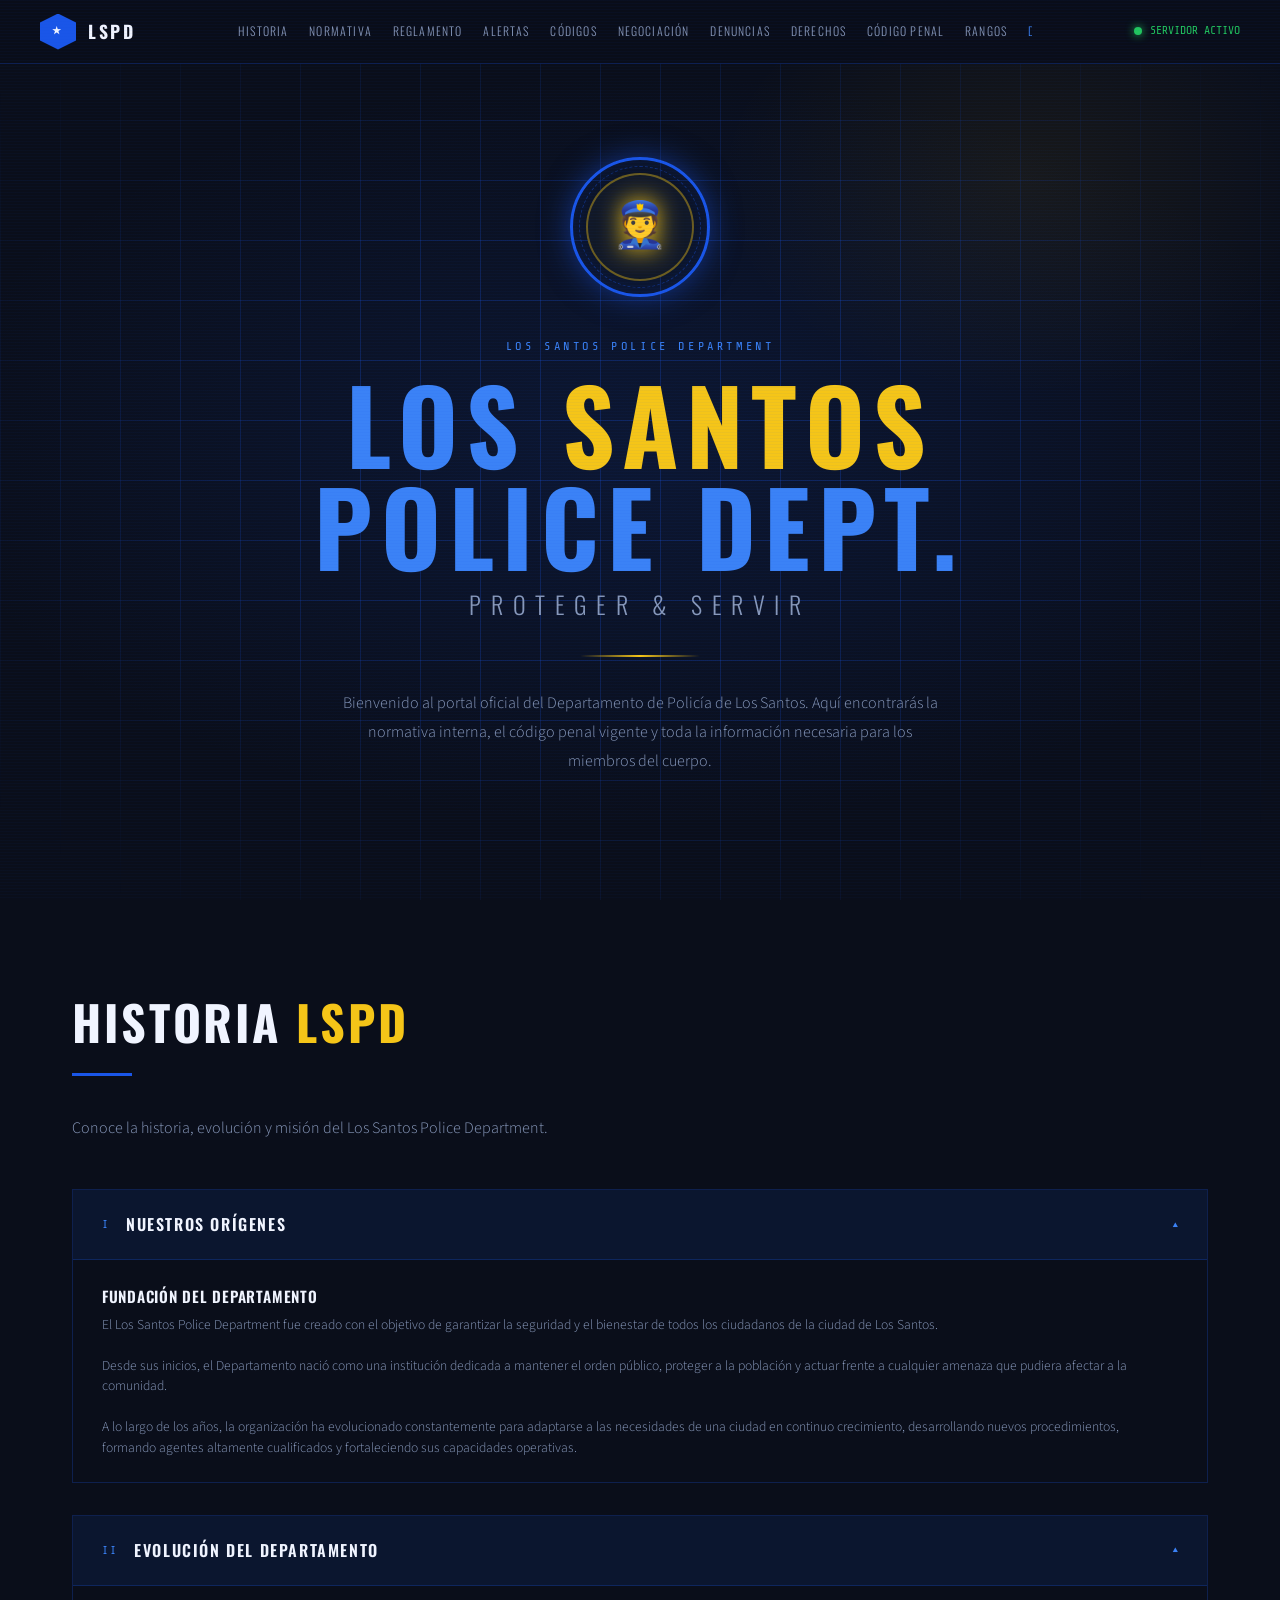
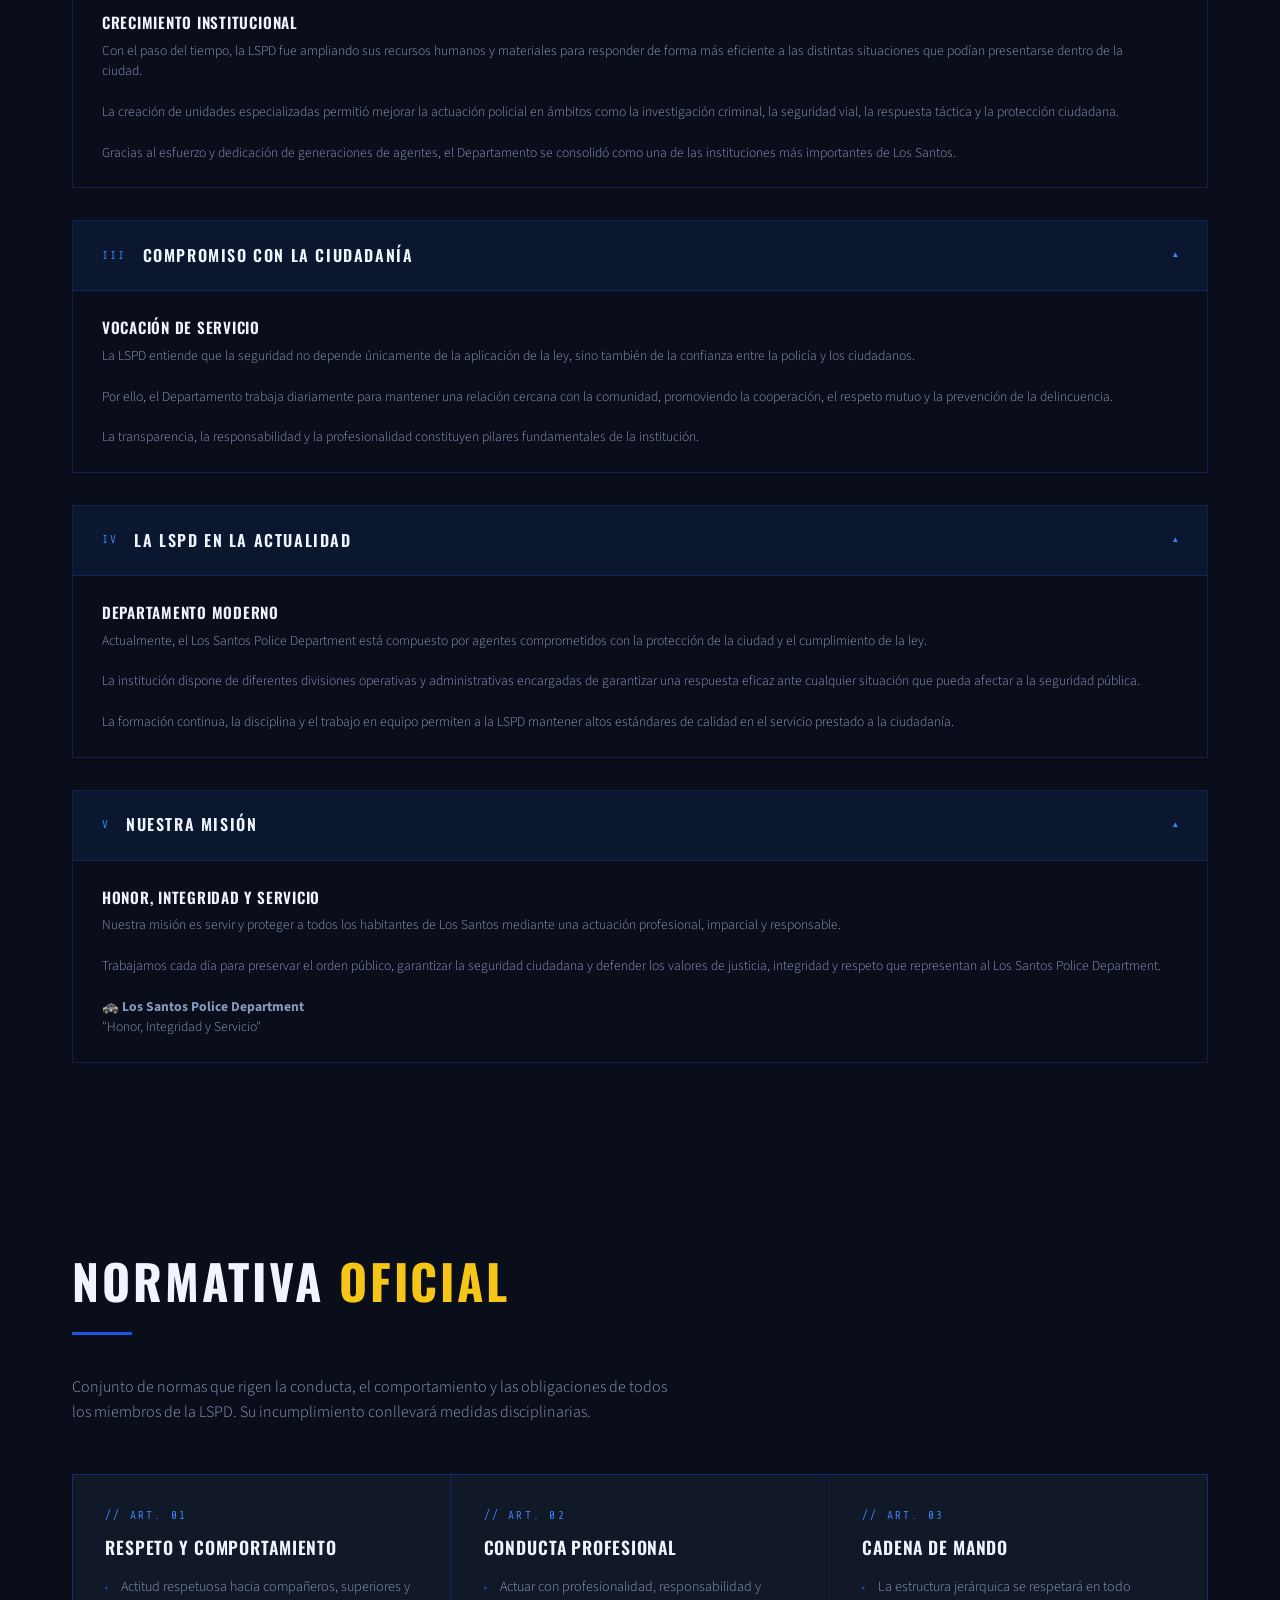
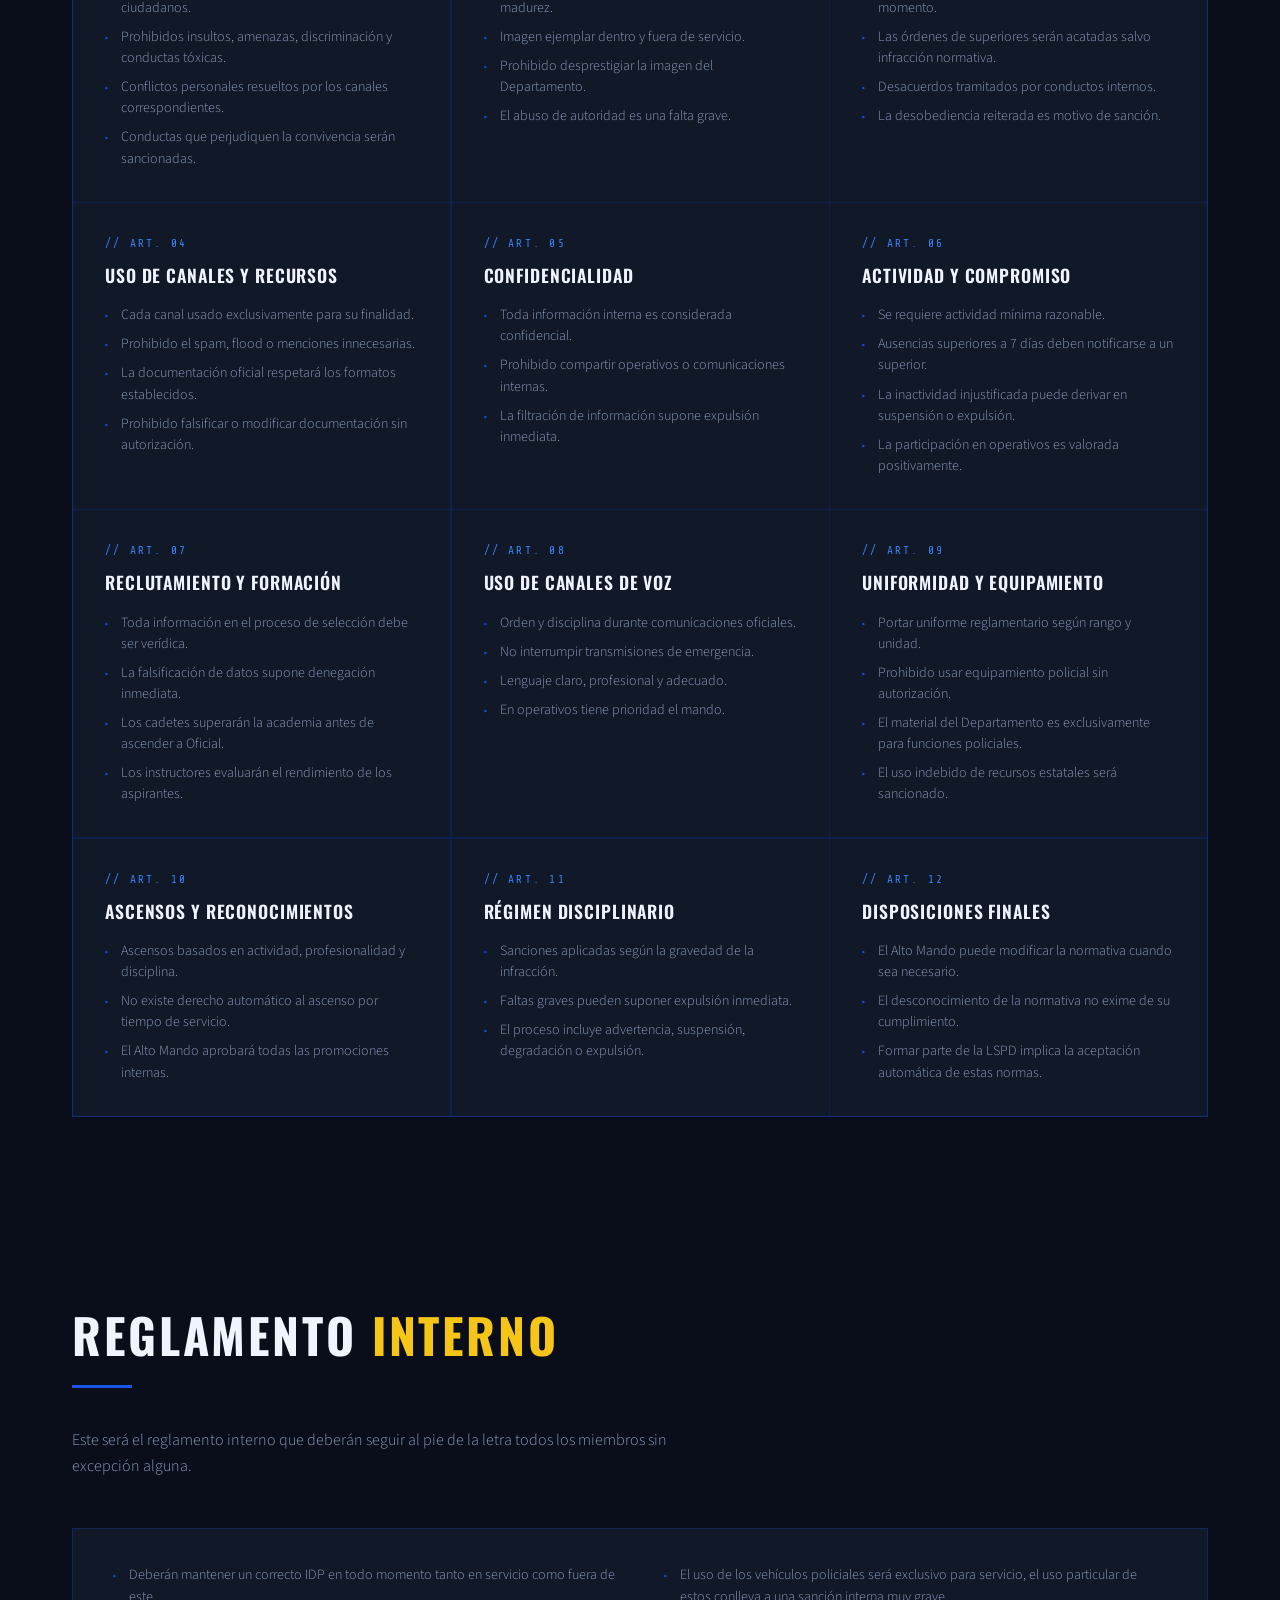
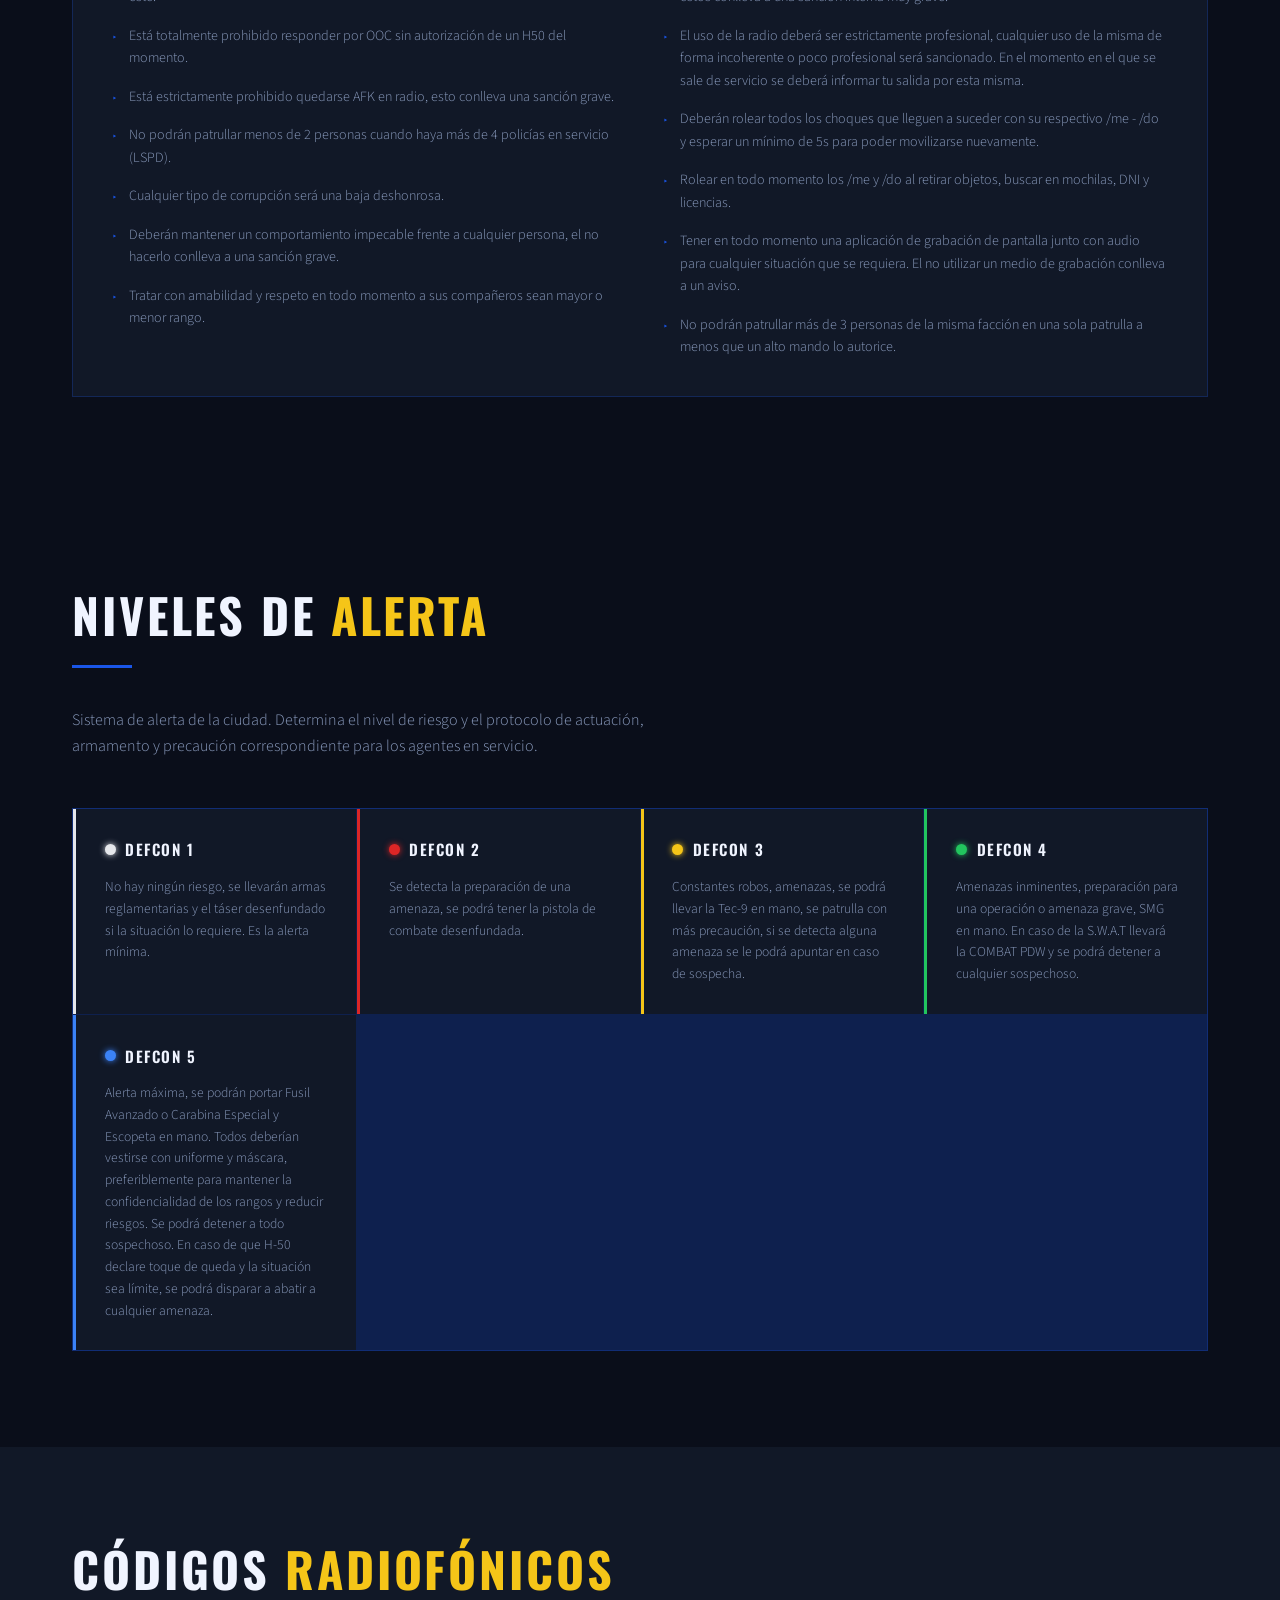
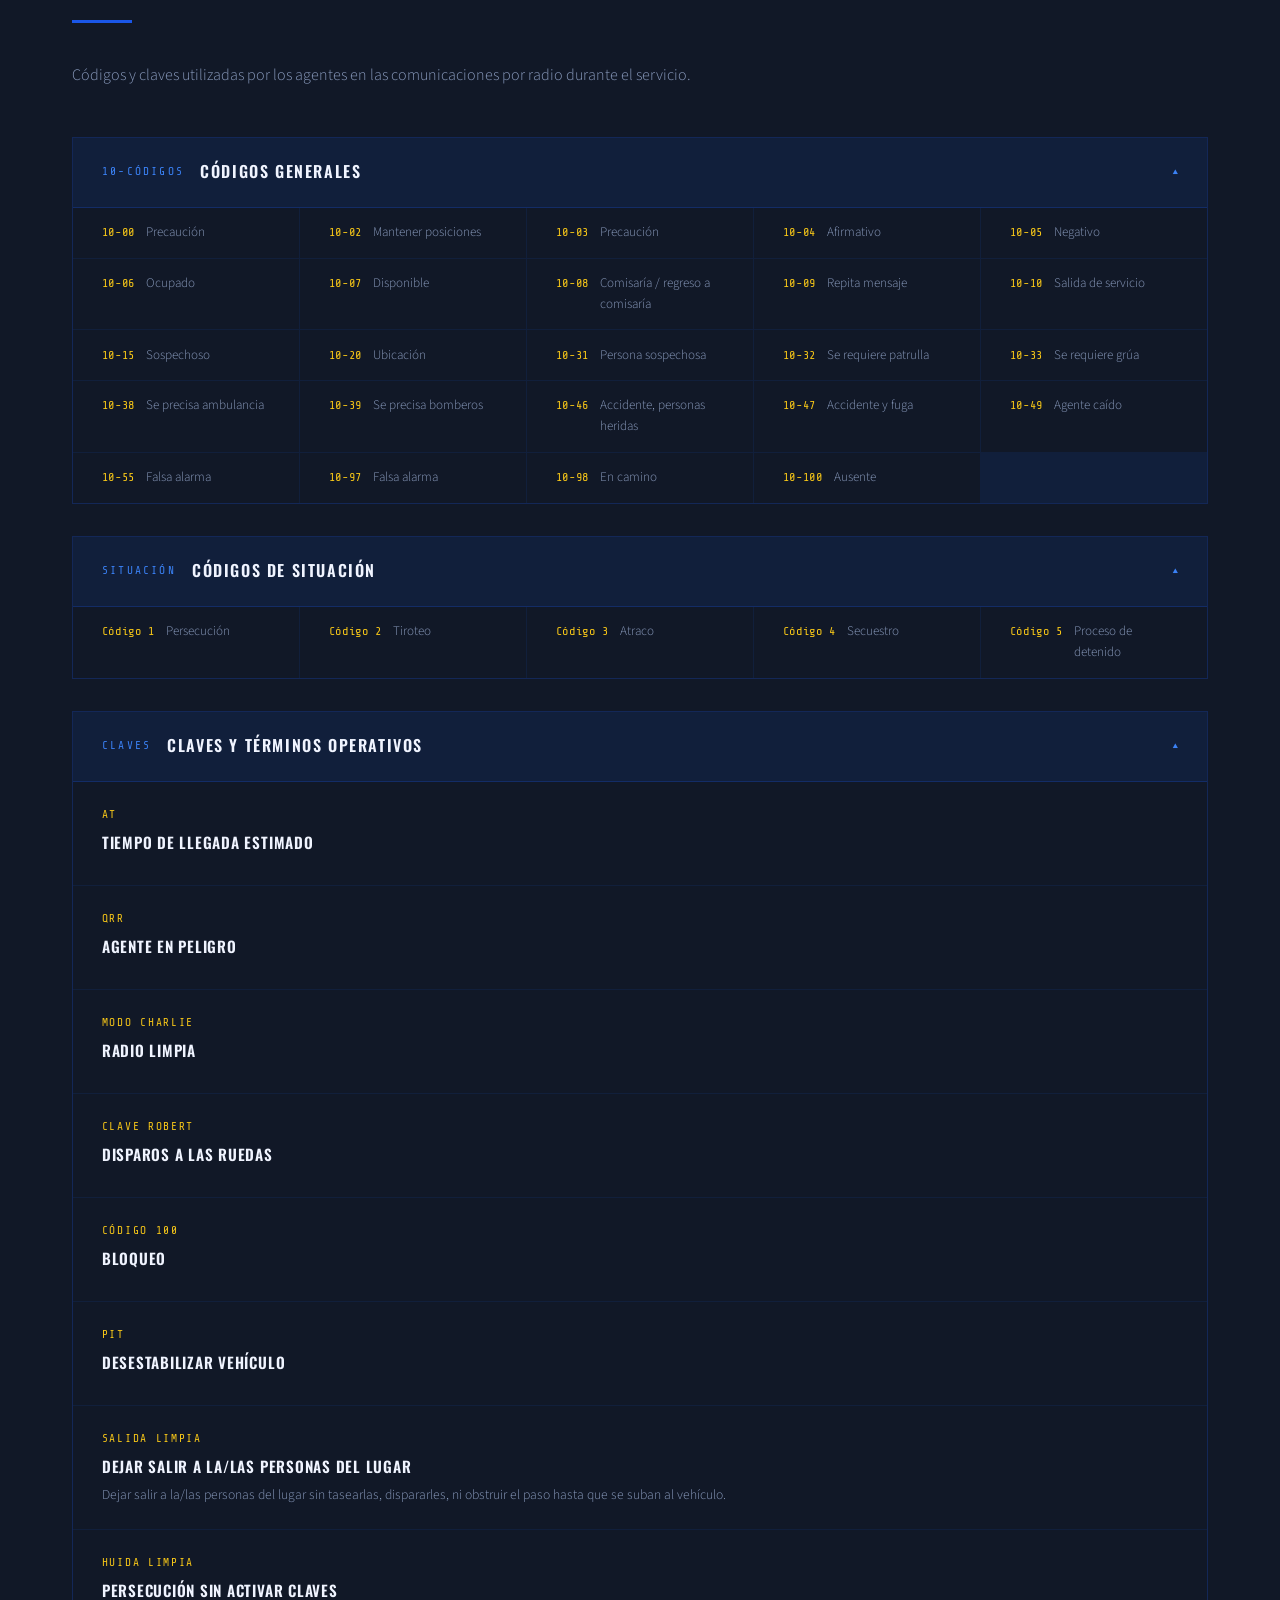
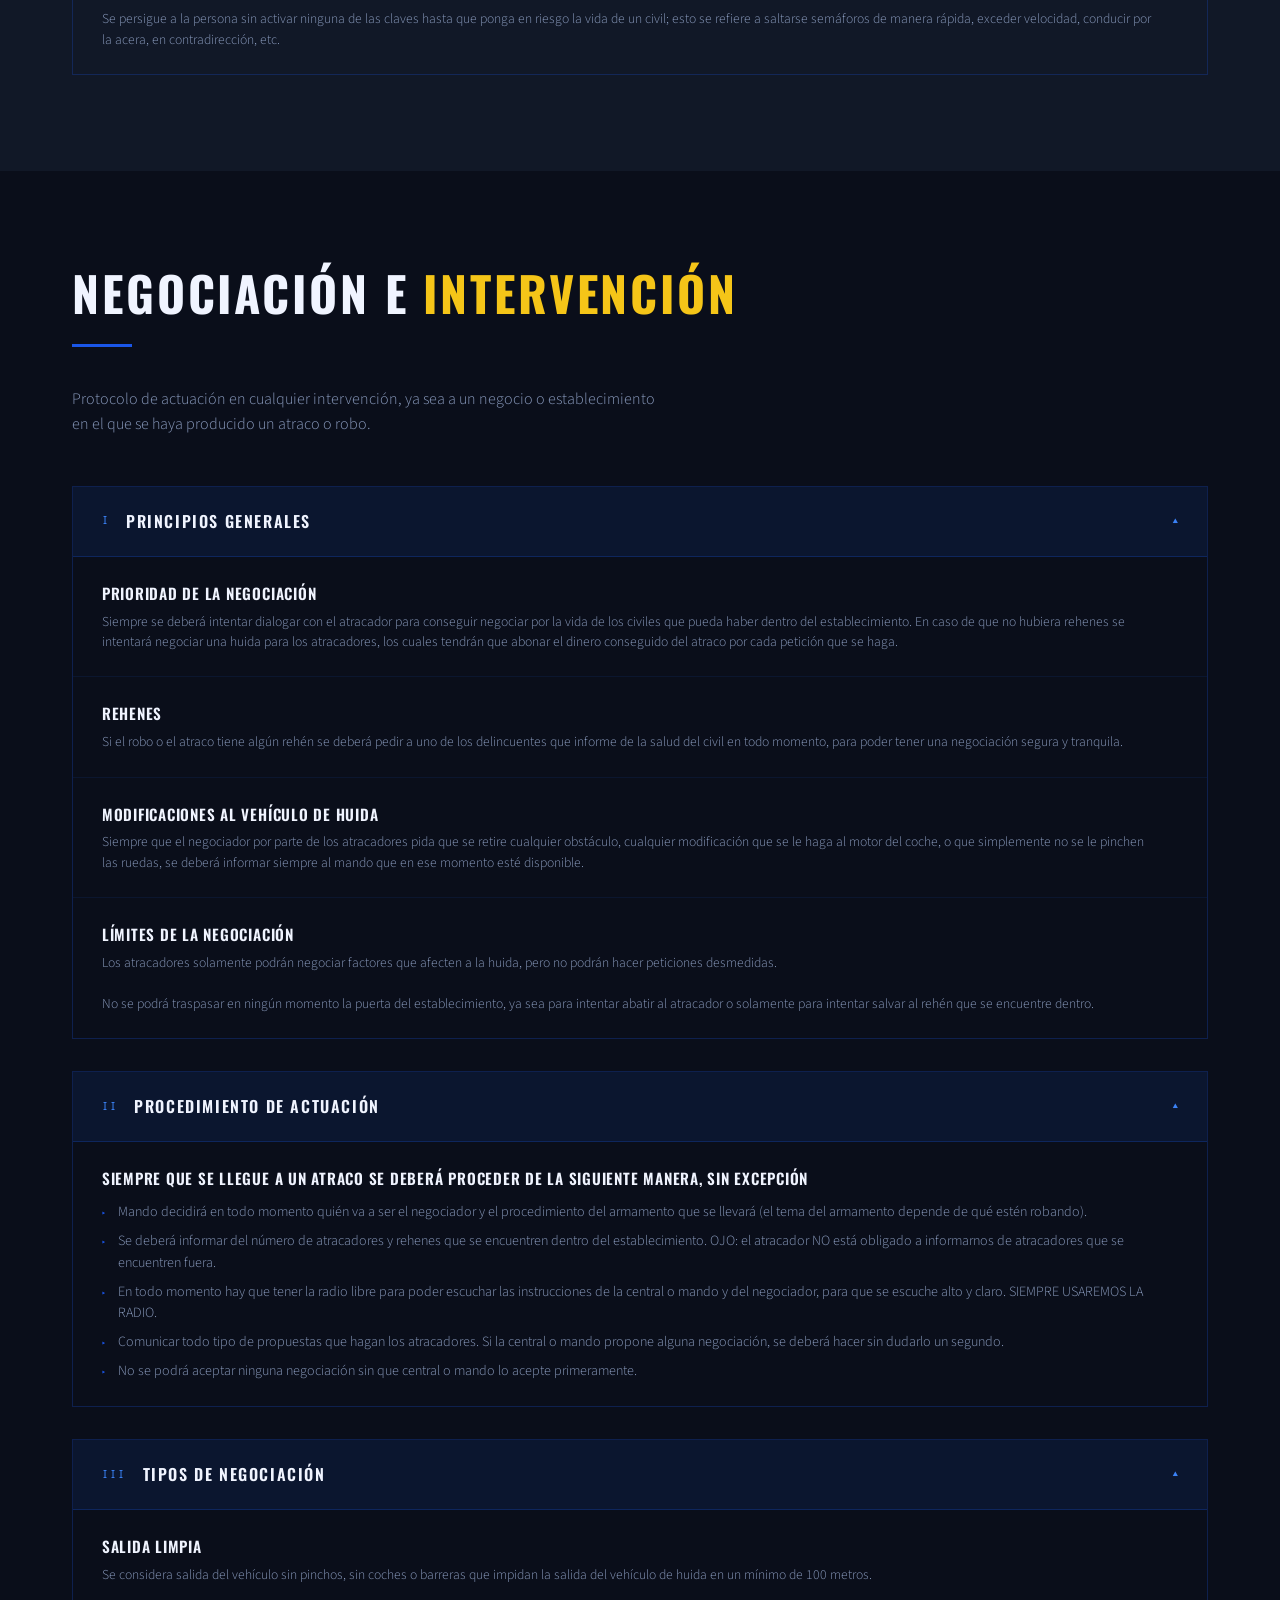
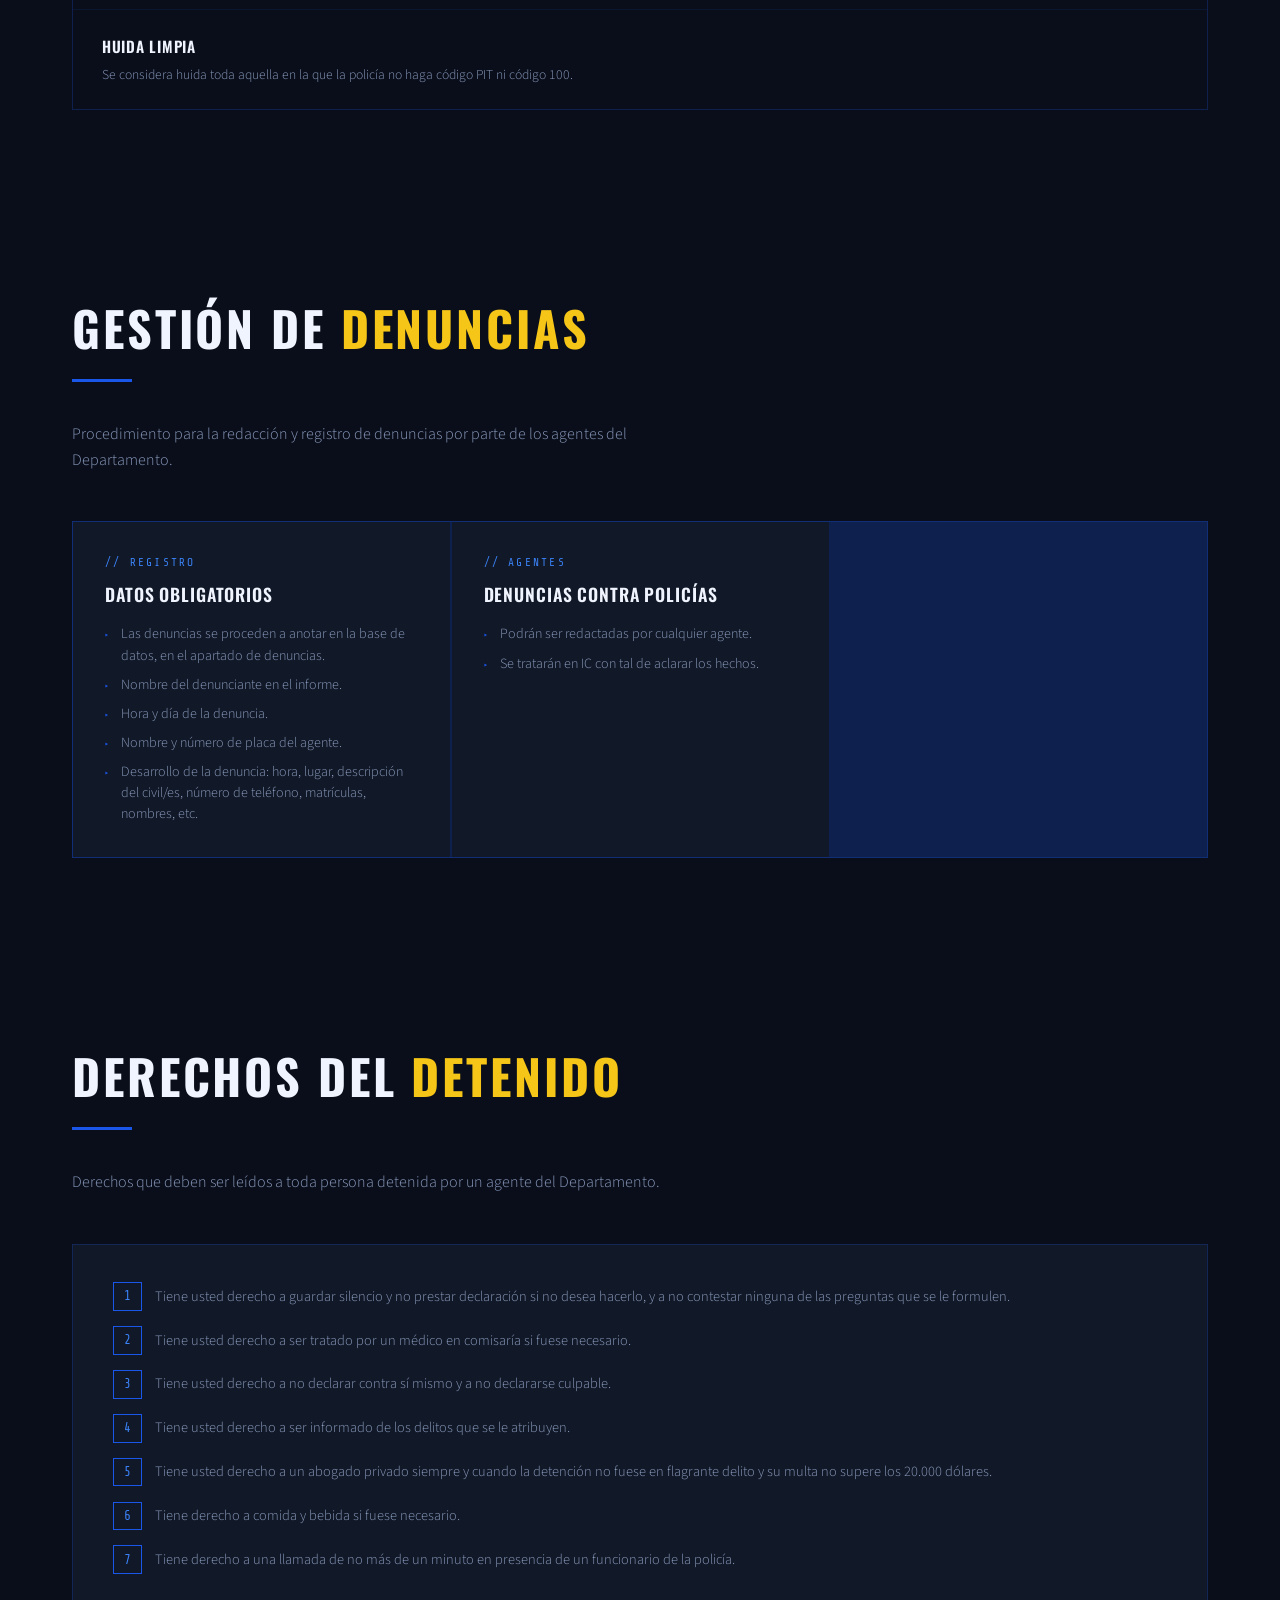
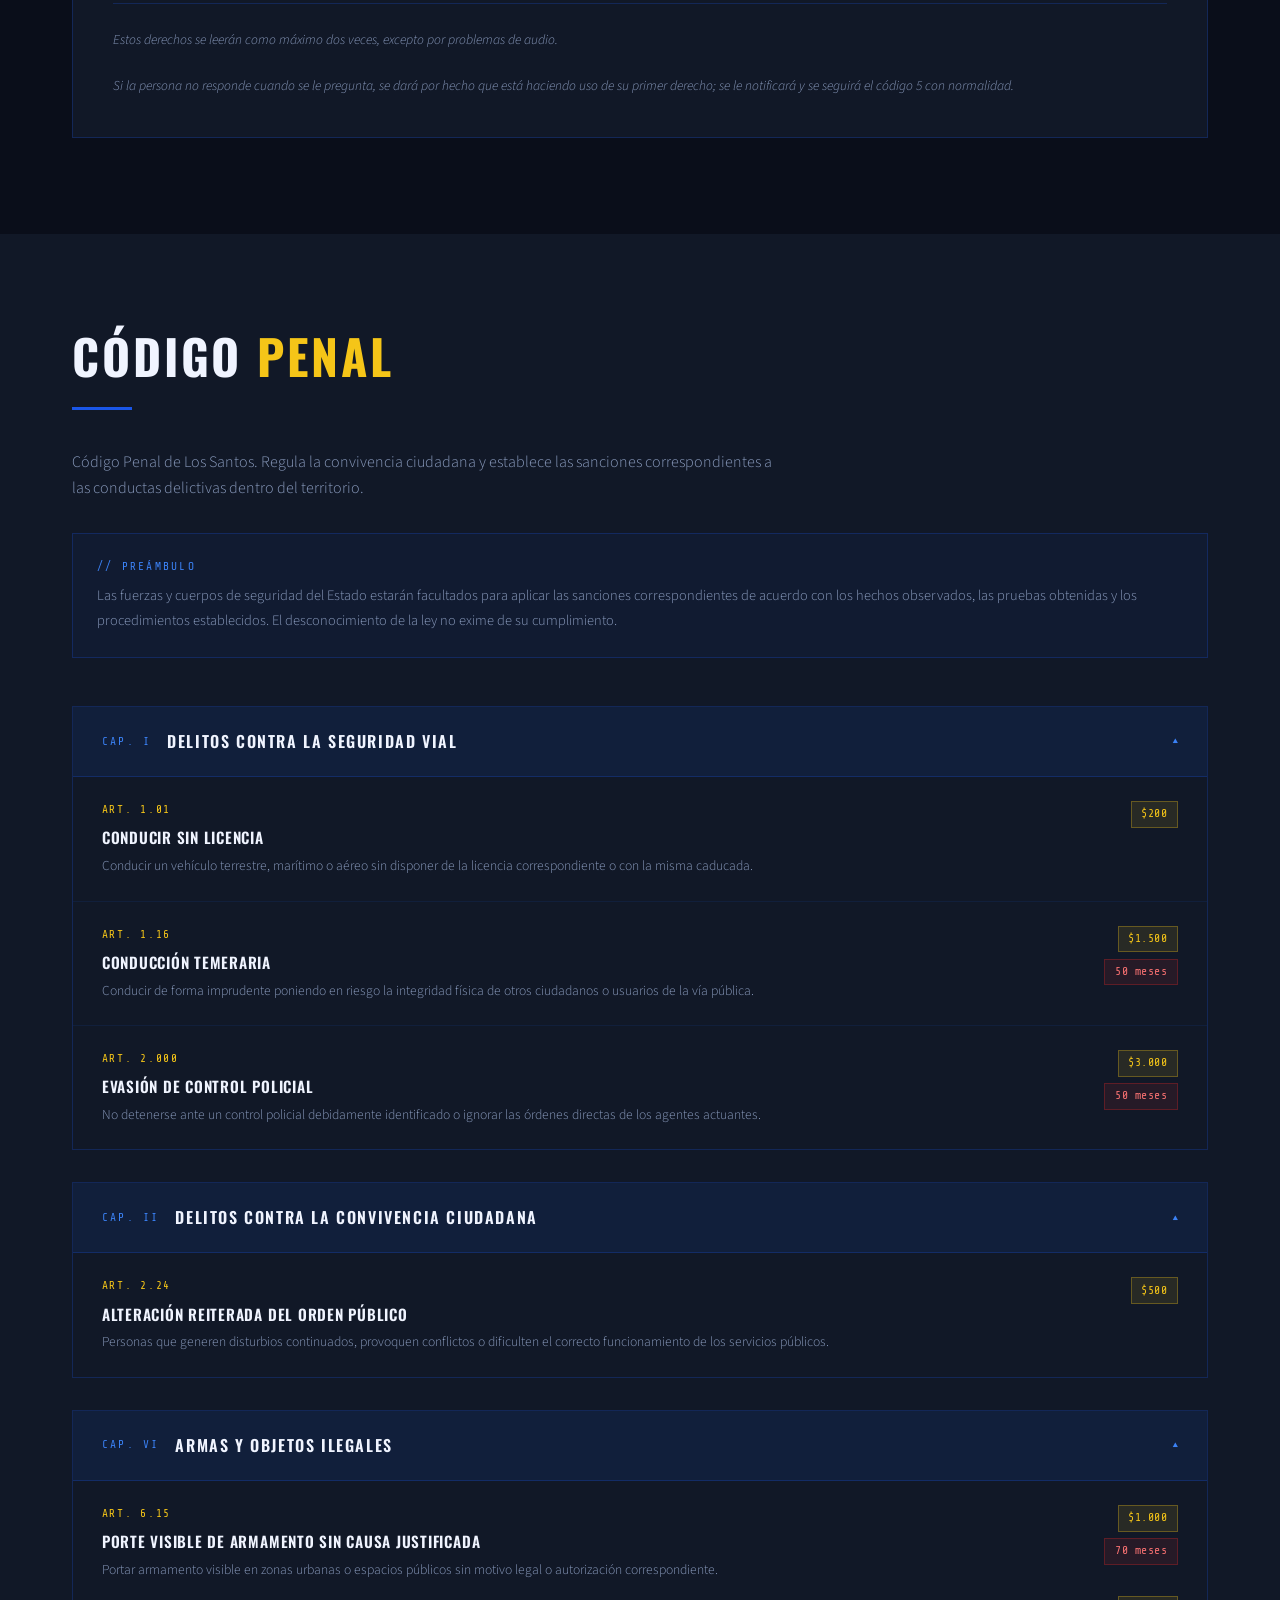
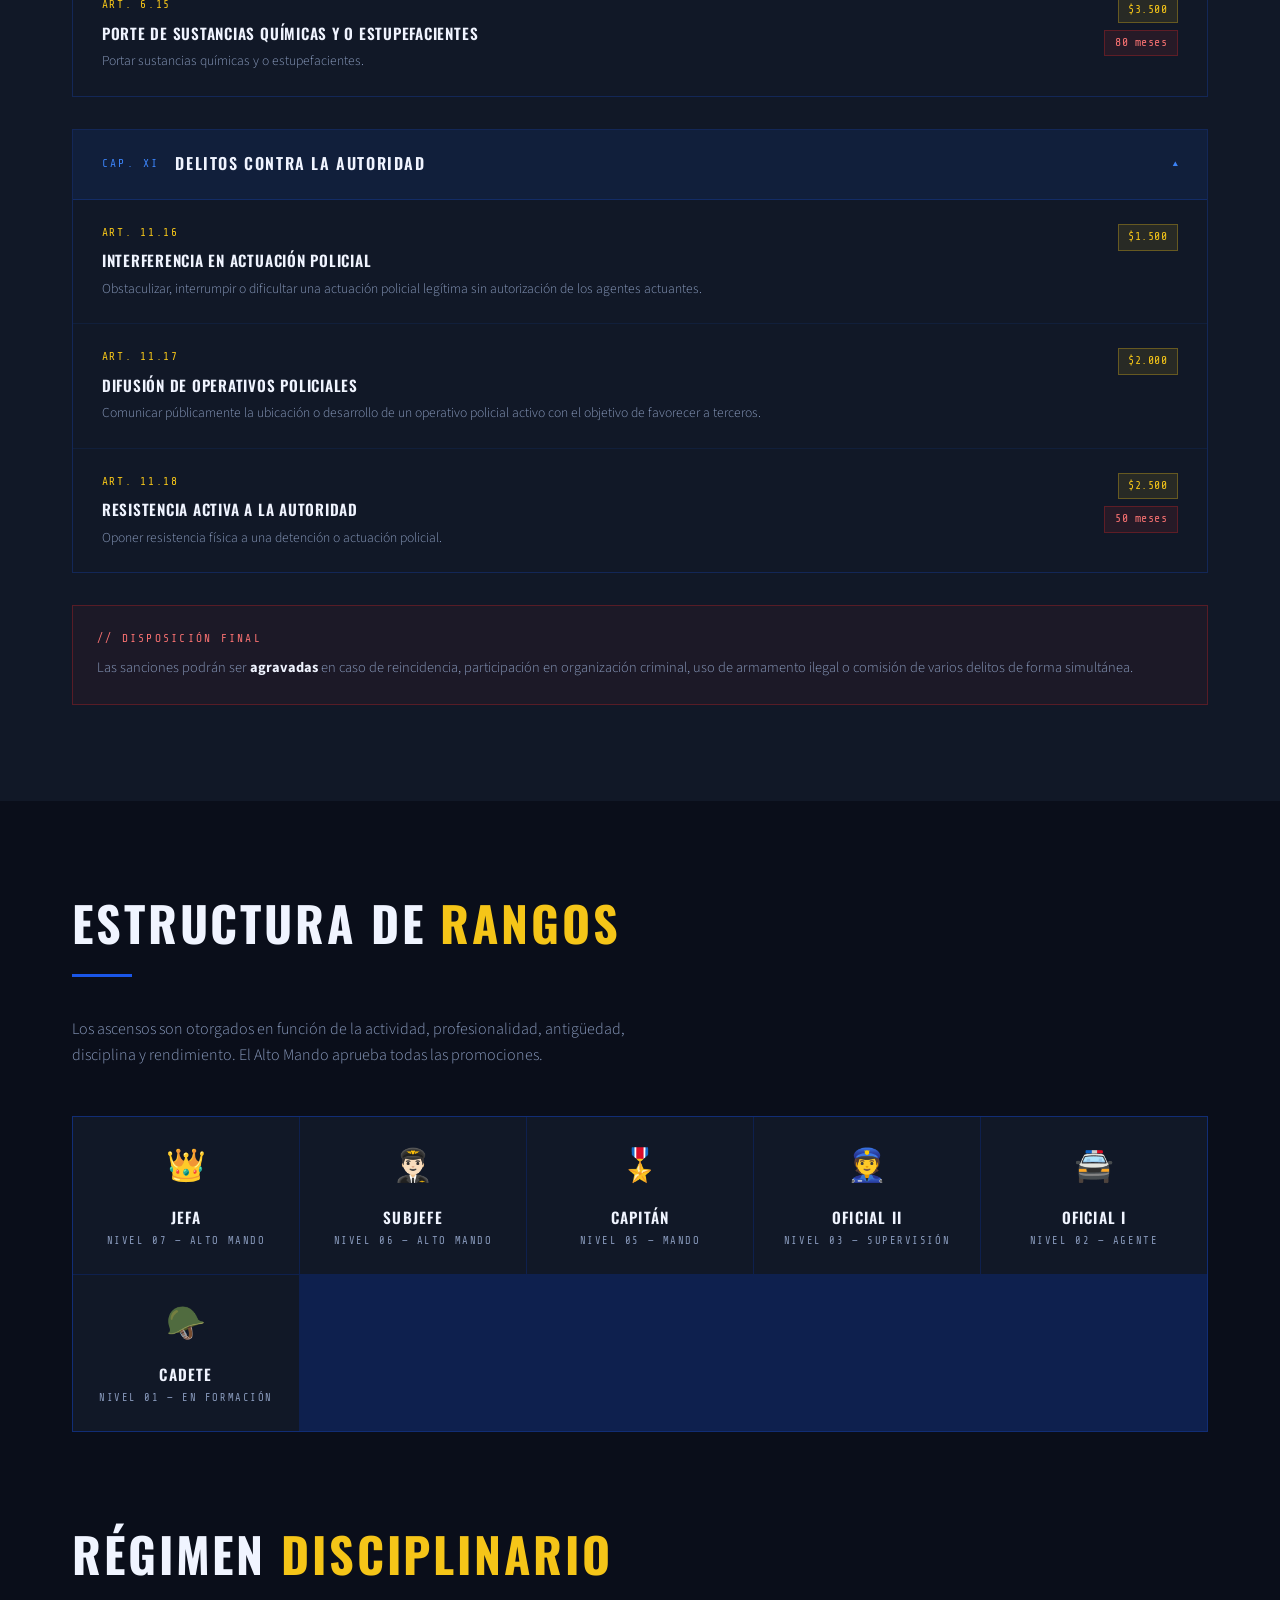
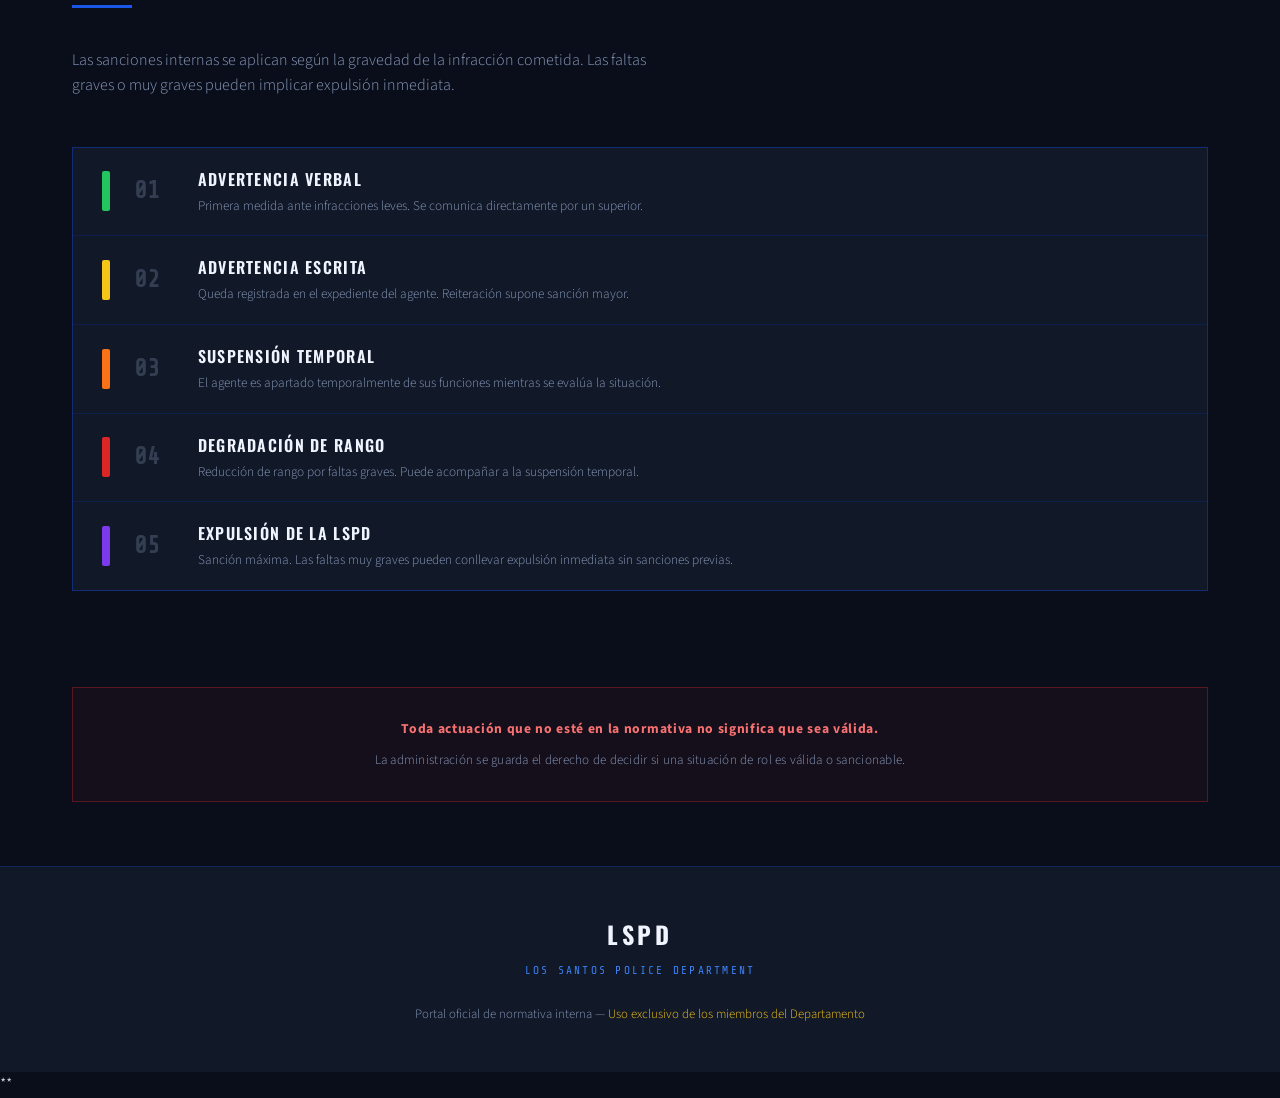
<file: index.html>
<!DOCTYPE html>
<html lang="es">

<head>
  <meta charset="UTF-8">
  <meta name="viewport" content="width=device-width, initial-scale=1.0">
  <title>LSPD — Los Santos Police Department</title>
  <link
    href="https://fonts.googleapis.com/css2?family=Oswald:wght@400;500;600;700&family=Source+Sans+3:wght@300;400;600&family=Share+Tech+Mono&display=swap"
    rel="stylesheet">
  <link rel="stylesheet" href="style.css">
</head>

<body>

  <!-- ===== NAV ===== -->
  <nav>
    <a href="#" class="nav-brand">
      <div class="nav-badge">★</div>
      LSPD
    </a>
    <ul class="nav-links">
      <li><a href="#historia">Historia</a></li>
      <li><a href="#normativa">Normativa</a></li>
      <li><a href="#normativa-basica">Reglamento</a></li>
      <li><a href="#alertas">Alertas</a></li>
      <li><a href="#codigos">Códigos</a></li>
      <li><a href="#negociacion">Negociación</a></li>
      <li><a href="#denuncias">Denuncias</a></li>
      <li><a href="#derechos">Derechos</a></li>
      <li><a href="#codigo-penal">Código Penal</a></li>
      <li><a href="#rangos">Rangos</a></li>
      <li><a href="#disciplina">Disciplina</a></li>
    </ul>
    <div class="nav-status">
      <div class="status-dot"></div>
      SERVIDOR ACTIVO
    </div>
  </nav>

  <!-- ===== HERO ===== -->
  <div class="hero">
    <div class="hero-bg"></div>
    <div class="hero-grid"></div>

    <div class="hero-emblem">
      <div class="emblem-ring"></div>
      <div class="emblem-inner">
        <span class="emblem-star">👮</span>
      </div>
    </div>

    <p class="hero-eyebrow">LOS SANTOS POLICE DEPARTMENT</p>
    <h1 class="hero-title">
      <span>LOS</span> <span class="gold">SANTOS</span><br>
      <span>POLICE DEPT.</span>
    </h1>
    <p class="hero-sub">Proteger &amp; Servir</p>
    <div class="hero-divider"></div>
    <p class="hero-desc">
      Bienvenido al portal oficial del Departamento de Policía de Los Santos.
      Aquí encontrarás la normativa interna, el código penal vigente y toda la información
      necesaria para los miembros del cuerpo.
    </p>

  </div>


  <!-- ===== HISTORIA ===== -->
  <section id="historia">
    <h2 class="section-title">Historia <span class="accent">LSPD</span></h2>
    <div class="section-divider"></div>

    <p class="section-desc">
      Conoce la historia, evolución y misión del Los Santos Police Department.
    </p>

    <div class="penal-chapters" style="margin-top:3rem;">

      <!-- ORÍGENES -->
      <div class="chapter open">
        <div class="chapter-header">
          <span class="chapter-num">I</span>
          <span class="chapter-name">Nuestros Orígenes</span>
          <span class="chapter-toggle">▾</span>
        </div>

        <div class="chapter-body">
          <div class="article">
            <div>
              <div class="art-name">Fundación del Departamento</div>
              <div class="art-desc">
                El Los Santos Police Department fue creado con el objetivo de
                garantizar la seguridad y el bienestar de todos los ciudadanos
                de la ciudad de Los Santos.
                <br><br>
                Desde sus inicios, el Departamento nació como una institución
                dedicada a mantener el orden público, proteger a la población y
                actuar frente a cualquier amenaza que pudiera afectar a la
                comunidad.
                <br><br>
                A lo largo de los años, la organización ha evolucionado
                constantemente para adaptarse a las necesidades de una ciudad
                en continuo crecimiento, desarrollando nuevos procedimientos,
                formando agentes altamente cualificados y fortaleciendo sus
                capacidades operativas.
              </div>
            </div>
          </div>
        </div>
      </div>

      <!-- EVOLUCIÓN -->
      <div class="chapter open">
        <div class="chapter-header">
          <span class="chapter-num">II</span>
          <span class="chapter-name">Evolución del Departamento</span>
          <span class="chapter-toggle">▾</span>
        </div>

        <div class="chapter-body">
          <div class="article">
            <div>
              <div class="art-name">Crecimiento Institucional</div>
              <div class="art-desc">
                Con el paso del tiempo, la LSPD fue ampliando sus recursos
                humanos y materiales para responder de forma más eficiente a
                las distintas situaciones que podían presentarse dentro de la
                ciudad.
                <br><br>
                La creación de unidades especializadas permitió mejorar la
                actuación policial en ámbitos como la investigación criminal,
                la seguridad vial, la respuesta táctica y la protección
                ciudadana.
                <br><br>
                Gracias al esfuerzo y dedicación de generaciones de agentes,
                el Departamento se consolidó como una de las instituciones más
                importantes de Los Santos.
              </div>
            </div>
          </div>
        </div>
      </div>

      <!-- COMPROMISO -->
      <div class="chapter open">
        <div class="chapter-header">
          <span class="chapter-num">III</span>
          <span class="chapter-name">Compromiso con la Ciudadanía</span>
          <span class="chapter-toggle">▾</span>
        </div>

        <div class="chapter-body">
          <div class="article">
            <div>
              <div class="art-name">Vocación de Servicio</div>
              <div class="art-desc">
                La LSPD entiende que la seguridad no depende únicamente de la
                aplicación de la ley, sino también de la confianza entre la
                policía y los ciudadanos.
                <br><br>
                Por ello, el Departamento trabaja diariamente para mantener una
                relación cercana con la comunidad, promoviendo la cooperación,
                el respeto mutuo y la prevención de la delincuencia.
                <br><br>
                La transparencia, la responsabilidad y la profesionalidad
                constituyen pilares fundamentales de la institución.
              </div>
            </div>
          </div>
        </div>
      </div>

      <!-- ACTUALIDAD -->
      <div class=" chapter open">
        <div class="chapter-header">
          <span class="chapter-num">IV</span>
          <span class="chapter-name">La LSPD en la Actualidad</span>
          <span class="chapter-toggle">▾</span>
        </div>

        <div class="chapter-body">
          <div class="article">
            <div>
              <div class="art-name">Departamento Moderno</div>
              <div class="art-desc">
                Actualmente, el Los Santos Police Department está compuesto por
                agentes comprometidos con la protección de la ciudad y el
                cumplimiento de la ley.
                <br><br>
                La institución dispone de diferentes divisiones operativas y
                administrativas encargadas de garantizar una respuesta eficaz
                ante cualquier situación que pueda afectar a la seguridad
                pública.
                <br><br>
                La formación continua, la disciplina y el trabajo en equipo
                permiten a la LSPD mantener altos estándares de calidad en el
                servicio prestado a la ciudadanía.
              </div>
            </div>
          </div>
        </div>
      </div>

      <!-- MISIÓN -->
      <div class="chapter open">
        <div class="chapter-header">
          <span class="chapter-num">V</span>
          <span class="chapter-name">Nuestra Misión</span>
          <span class="chapter-toggle">▾</span>
        </div>

        <div class="chapter-body">
          <div class="article">
            <div>
              <div class="art-name">Honor, Integridad y Servicio</div>
              <div class="art-desc">
                Nuestra misión es servir y proteger a todos los habitantes de
                Los Santos mediante una actuación profesional, imparcial y
                responsable.
                <br><br>
                Trabajamos cada día para preservar el orden público, garantizar
                la seguridad ciudadana y defender los valores de justicia,
                integridad y respeto que representan al Los Santos Police
                Department.
                <br><br>
                <strong>🚓 Los Santos Police Department</strong><br>
                "Honor, Integridad y Servicio"
              </div>
            </div>
          </div>
        </div>
      </div>

    </div>
  </section>

  <!-- ===== NORMATIVA ===== -->
  <section id="normativa">
    <h2 class="section-title">Normativa <span class="accent">Oficial</span></h2>
    <div class="section-divider"></div>
    <p class="section-desc">Conjunto de normas que rigen la conducta, el comportamiento y las obligaciones de todos los
      miembros de la LSPD. Su incumplimiento conllevará medidas disciplinarias.</p>

    <div class="norm-grid">

      <div class="norm-card">
        <div class="norm-num">// ART. 01</div>
        <div class="norm-title">Respeto y Comportamiento</div>
        <ul class="norm-list">
          <li>Actitud respetuosa hacia compañeros, superiores y ciudadanos.</li>
          <li>Prohibidos insultos, amenazas, discriminación y conductas tóxicas.</li>
          <li>Conflictos personales resueltos por los canales correspondientes.</li>
          <li>Conductas que perjudiquen la convivencia serán sancionadas.</li>
        </ul>
      </div>

      <div class="norm-card">
        <div class="norm-num">// ART. 02</div>
        <div class="norm-title">Conducta Profesional</div>
        <ul class="norm-list">
          <li>Actuar con profesionalidad, responsabilidad y madurez.</li>
          <li>Imagen ejemplar dentro y fuera de servicio.</li>
          <li>Prohibido desprestigiar la imagen del Departamento.</li>
          <li>El abuso de autoridad es una falta grave.</li>
        </ul>
      </div>

      <div class="norm-card">
        <div class="norm-num">// ART. 03</div>
        <div class="norm-title">Cadena de Mando</div>
        <ul class="norm-list">
          <li>La estructura jerárquica se respetará en todo momento.</li>
          <li>Las órdenes de superiores serán acatadas salvo infracción normativa.</li>
          <li>Desacuerdos tramitados por conductos internos.</li>
          <li>La desobediencia reiterada es motivo de sanción.</li>
        </ul>
      </div>

      <div class="norm-card">
        <div class="norm-num">// ART. 04</div>
        <div class="norm-title">Uso de Canales y Recursos</div>
        <ul class="norm-list">
          <li>Cada canal usado exclusivamente para su finalidad.</li>
          <li>Prohibido el spam, flood o menciones innecesarias.</li>
          <li>La documentación oficial respetará los formatos establecidos.</li>
          <li>Prohibido falsificar o modificar documentación sin autorización.</li>
        </ul>
      </div>

      <div class="norm-card">
        <div class="norm-num">// ART. 05</div>
        <div class="norm-title">Confidencialidad</div>
        <ul class="norm-list">
          <li>Toda información interna es considerada confidencial.</li>
          <li>Prohibido compartir operativos o comunicaciones internas.</li>
          <li>La filtración de información supone expulsión inmediata.</li>
        </ul>
      </div>

      <div class="norm-card">
        <div class="norm-num">// ART. 06</div>
        <div class="norm-title">Actividad y Compromiso</div>
        <ul class="norm-list">
          <li>Se requiere actividad mínima razonable.</li>
          <li>Ausencias superiores a 7 días deben notificarse a un superior.</li>
          <li>La inactividad injustificada puede derivar en suspensión o expulsión.</li>
          <li>La participación en operativos es valorada positivamente.</li>
        </ul>
      </div>

      <div class="norm-card">
        <div class="norm-num">// ART. 07</div>
        <div class="norm-title">Reclutamiento y Formación</div>
        <ul class="norm-list">
          <li>Toda información en el proceso de selección debe ser verídica.</li>
          <li>La falsificación de datos supone denegación inmediata.</li>
          <li>Los cadetes superarán la academia antes de ascender a Oficial.</li>
          <li>Los instructores evaluarán el rendimiento de los aspirantes.</li>
        </ul>
      </div>

      <div class="norm-card">
        <div class="norm-num">// ART. 08</div>
        <div class="norm-title">Uso de Canales de Voz</div>
        <ul class="norm-list">
          <li>Orden y disciplina durante comunicaciones oficiales.</li>
          <li>No interrumpir transmisiones de emergencia.</li>
          <li>Lenguaje claro, profesional y adecuado.</li>
          <li>En operativos tiene prioridad el mando.</li>
        </ul>
      </div>

      <div class="norm-card">
        <div class="norm-num">// ART. 09</div>
        <div class="norm-title">Uniformidad y Equipamiento</div>
        <ul class="norm-list">
          <li>Portar uniforme reglamentario según rango y unidad.</li>
          <li>Prohibido usar equipamiento policial sin autorización.</li>
          <li>El material del Departamento es exclusivamente para funciones policiales.</li>
          <li>El uso indebido de recursos estatales será sancionado.</li>
        </ul>
      </div>

      <div class="norm-card">
        <div class="norm-num">// ART. 10</div>
        <div class="norm-title">Ascensos y Reconocimientos</div>
        <ul class="norm-list">
          <li>Ascensos basados en actividad, profesionalidad y disciplina.</li>
          <li>No existe derecho automático al ascenso por tiempo de servicio.</li>
          <li>El Alto Mando aprobará todas las promociones internas.</li>
        </ul>
      </div>

      <div class="norm-card">
        <div class="norm-num">// ART. 11</div>
        <div class="norm-title">Régimen Disciplinario</div>
        <ul class="norm-list">
          <li>Sanciones aplicadas según la gravedad de la infracción.</li>
          <li>Faltas graves pueden suponer expulsión inmediata.</li>
          <li>El proceso incluye advertencia, suspensión, degradación o expulsión.</li>
        </ul>
      </div>

      <div class="norm-card">
        <div class="norm-num">// ART. 12</div>
        <div class="norm-title">Disposiciones Finales</div>
        <ul class="norm-list">
          <li>El Alto Mando puede modificar la normativa cuando sea necesario.</li>
          <li>El desconocimiento de la normativa no exime de su cumplimiento.</li>
          <li>Formar parte de la LSPD implica la aceptación automática de estas normas.</li>
        </ul>
      </div>

    </div>
  </section>

  <!-- ===== NORMATIVA BÁSICA ===== -->
  <section id="normativa-basica">
    <h2 class="section-title">Reglamento <span class="accent">Interno</span></h2>
    <div class="section-divider"></div>
    <p class="section-desc">Este será el reglamento interno que deberán seguir al pie de la letra todos los miembros
      sin excepción alguna.</p>

    <div class="basic-rules">
      <ul class="basic-rules-list">
        <li>Deberán mantener un correcto IDP en todo momento tanto en servicio como fuera de este.</li>
        <li>Está totalmente prohibido responder por OOC sin autorización de un H50 del momento.</li>
        <li>Está estrictamente prohibido quedarse AFK en radio, esto conlleva una sanción grave.</li>
        <li>No podrán patrullar menos de 2 personas cuando haya más de 4 policías en servicio (LSPD).</li>
        <li>Cualquier tipo de corrupción será una baja deshonrosa.</li>
        <li>Deberán mantener un comportamiento impecable frente a cualquier persona, el no hacerlo conlleva a una
          sanción grave.</li>
        <li>Tratar con amabilidad y respeto en todo momento a sus compañeros sean mayor o menor rango.</li>
        <li>El uso de los vehículos policiales será exclusivo para servicio, el uso particular de estos conlleva a una
          sanción interna muy grave.</li>
        <li>El uso de la radio deberá ser estrictamente profesional, cualquier uso de la misma de forma incoherente o
          poco profesional será sancionado. En el momento en el que se sale de servicio se deberá informar tu salida
          por esta misma.</li>
        <li>Deberán rolear todos los choques que lleguen a suceder con su respectivo /me - /do y esperar un mínimo de
          5s para poder movilizarse nuevamente.</li>
        <li>Rolear en todo momento los /me y /do al retirar objetos, buscar en mochilas, DNI y licencias.</li>
        <li>Tener en todo momento una aplicación de grabación de pantalla junto con audio para cualquier situación que
          se requiera. El no utilizar un medio de grabación conlleva a un aviso.</li>
        <li>No podrán patrullar más de 3 personas de la misma facción en una sola patrulla a menos que un alto mando
          lo autorice.</li>
      </ul>
    </div>
  </section>

  <!-- ===== ALERTAS CIUDAD (DEFCON) ===== -->
  <section id="alertas">
    <h2 class="section-title">Niveles de <span class="accent">Alerta</span></h2>
    <div class="section-divider"></div>
    <p class="section-desc">Sistema de alerta de la ciudad. Determina el nivel de riesgo y el protocolo de actuación,
      armamento y precaución correspondiente para los agentes en servicio.</p>

    <div class="defcon-grid">
      <div class="defcon-card d1">
        <div class="defcon-head">
          <span class="defcon-dot"></span>
          <span class="defcon-name">DEFCON 1</span>
        </div>
        <div class="defcon-desc">No hay ningún riesgo, se llevarán armas reglamentarias y el táser desenfundado si la
          situación lo requiere. Es la alerta mínima.</div>
      </div>

      <div class="defcon-card d2">
        <div class="defcon-head">
          <span class="defcon-dot"></span>
          <span class="defcon-name">DEFCON 2</span>
        </div>
        <div class="defcon-desc">Se detecta la preparación de una amenaza, se podrá tener la pistola de combate
          desenfundada.</div>
      </div>

      <div class="defcon-card d3">
        <div class="defcon-head">
          <span class="defcon-dot"></span>
          <span class="defcon-name">DEFCON 3</span>
        </div>
        <div class="defcon-desc">Constantes robos, amenazas, se podrá llevar la Tec-9 en mano, se patrulla con más
          precaución, si se detecta alguna amenaza se le podrá apuntar en caso de sospecha.</div>
      </div>

      <div class="defcon-card d4">
        <div class="defcon-head">
          <span class="defcon-dot"></span>
          <span class="defcon-name">DEFCON 4</span>
        </div>
        <div class="defcon-desc">Amenazas inminentes, preparación para una operación o amenaza grave, SMG en mano. En
          caso de la S.W.A.T llevará la COMBAT PDW y se podrá detener a cualquier sospechoso.</div>
      </div>

      <div class="defcon-card d5">
        <div class="defcon-head">
          <span class="defcon-dot"></span>
          <span class="defcon-name">DEFCON 5</span>
        </div>
        <div class="defcon-desc">Alerta máxima, se podrán portar Fusil Avanzado o Carabina Especial y Escopeta en
          mano. Todos deberían vestirse con uniforme y máscara, preferiblemente para mantener la confidencialidad de
          los rangos y reducir riesgos. Se podrá detener a todo sospechoso. En caso de que H-50 declare toque de
          queda y la situación sea límite, se podrá disparar a abatir a cualquier amenaza.</div>
      </div>
    </div>
  </section>

  <!-- ===== CÓDIGOS ===== -->
  <div class="penal-section" id="codigos">
    <div class="penal-wrapper">
      <h2 class="section-title">Códigos <span class="accent">Radiofónicos</span></h2>
      <div class="section-divider"></div>
      <p class="section-desc" style="max-width:700px;">Códigos y claves utilizadas por los agentes en las
        comunicaciones por radio durante el servicio.</p>

      <div class="penal-chapters">

        <!-- 10-Códigos -->
        <div class="chapter open">
          <div class="chapter-header">
            <span class="chapter-num">10-CÓDIGOS</span>
            <span class="chapter-name">Códigos Generales</span>
            <span class="chapter-toggle">▾</span>
          </div>
          <div class="chapter-body">
            <div class="code-grid">
              <div class="code-item"><span class="code-num">10-00</span><span class="code-meaning">Precaución</span></div>
              <div class="code-item"><span class="code-num">10-02</span><span class="code-meaning">Mantener posiciones</span></div>
              <div class="code-item"><span class="code-num">10-03</span><span class="code-meaning">Precaución</span></div>
              <div class="code-item"><span class="code-num">10-04</span><span class="code-meaning">Afirmativo</span></div>
              <div class="code-item"><span class="code-num">10-05</span><span class="code-meaning">Negativo</span></div>
              <div class="code-item"><span class="code-num">10-06</span><span class="code-meaning">Ocupado</span></div>
              <div class="code-item"><span class="code-num">10-07</span><span class="code-meaning">Disponible</span></div>
              <div class="code-item"><span class="code-num">10-08</span><span class="code-meaning">Comisaría / regreso a comisaría</span></div>
              <div class="code-item"><span class="code-num">10-09</span><span class="code-meaning">Repita mensaje</span></div>
              <div class="code-item"><span class="code-num">10-10</span><span class="code-meaning">Salida de servicio</span></div>
              <div class="code-item"><span class="code-num">10-15</span><span class="code-meaning">Sospechoso</span></div>
              <div class="code-item"><span class="code-num">10-20</span><span class="code-meaning">Ubicación</span></div>
              <div class="code-item"><span class="code-num">10-31</span><span class="code-meaning">Persona sospechosa</span></div>
              <div class="code-item"><span class="code-num">10-32</span><span class="code-meaning">Se requiere patrulla</span></div>
              <div class="code-item"><span class="code-num">10-33</span><span class="code-meaning">Se requiere grúa</span></div>
              <div class="code-item"><span class="code-num">10-38</span><span class="code-meaning">Se precisa ambulancia</span></div>
              <div class="code-item"><span class="code-num">10-39</span><span class="code-meaning">Se precisa bomberos</span></div>
              <div class="code-item"><span class="code-num">10-46</span><span class="code-meaning">Accidente, personas heridas</span></div>
              <div class="code-item"><span class="code-num">10-47</span><span class="code-meaning">Accidente y fuga</span></div>
              <div class="code-item"><span class="code-num">10-49</span><span class="code-meaning">Agente caído</span></div>
              <div class="code-item"><span class="code-num">10-55</span><span class="code-meaning">Falsa alarma</span></div>
              <div class="code-item"><span class="code-num">10-97</span><span class="code-meaning">Falsa alarma</span></div>
              <div class="code-item"><span class="code-num">10-98</span><span class="code-meaning">En camino</span></div>
              <div class="code-item"><span class="code-num">10-100</span><span class="code-meaning">Ausente</span></div>
            </div>
          </div>
        </div>

        <!-- Códigos de situación -->
        <div class="chapter open">
          <div class="chapter-header">
            <span class="chapter-num">SITUACIÓN</span>
            <span class="chapter-name">Códigos de Situación</span>
            <span class="chapter-toggle">▾</span>
          </div>
          <div class="chapter-body">
            <div class="code-grid">
              <div class="code-item"><span class="code-num">Código 1</span><span class="code-meaning">Persecución</span></div>
              <div class="code-item"><span class="code-num">Código 2</span><span class="code-meaning">Tiroteo</span></div>
              <div class="code-item"><span class="code-num">Código 3</span><span class="code-meaning">Atraco</span></div>
              <div class="code-item"><span class="code-num">Código 4</span><span class="code-meaning">Secuestro</span></div>
              <div class="code-item"><span class="code-num">Código 5</span><span class="code-meaning">Proceso de detenido</span></div>
            </div>
          </div>
        </div>

        <!-- Claves y términos operativos -->
        <div class="chapter open">
          <div class="chapter-header">
            <span class="chapter-num">CLAVES</span>
            <span class="chapter-name">Claves y Términos Operativos</span>
            <span class="chapter-toggle">▾</span>
          </div>
          <div class="chapter-body">
            <div class="article">
              <div>
                <div class="art-code">AT</div>
                <div class="art-name">Tiempo de llegada estimado</div>
              </div>
            </div>
            <div class="article">
              <div>
                <div class="art-code">QRR</div>
                <div class="art-name">Agente en peligro</div>
              </div>
            </div>
            <div class="article">
              <div>
                <div class="art-code">MODO CHARLIE</div>
                <div class="art-name">Radio limpia</div>
              </div>
            </div>
            <div class="article">
              <div>
                <div class="art-code">CLAVE ROBERT</div>
                <div class="art-name">Disparos a las ruedas</div>
              </div>
            </div>
            <div class="article">
              <div>
                <div class="art-code">CÓDIGO 100</div>
                <div class="art-name">Bloqueo</div>
              </div>
            </div>
            <div class="article">
              <div>
                <div class="art-code">PIT</div>
                <div class="art-name">Desestabilizar vehículo</div>
              </div>
            </div>
            <div class="article">
              <div>
                <div class="art-code">SALIDA LIMPIA</div>
                <div class="art-name">Dejar salir a la/las personas del lugar</div>
                <div class="art-desc">Dejar salir a la/las personas del lugar sin tasearlas, dispararles, ni
                  obstruir el paso hasta que se suban al vehículo.</div>
              </div>
            </div>
            <div class="article">
              <div>
                <div class="art-code">HUIDA LIMPIA</div>
                <div class="art-name">Persecución sin activar claves</div>
                <div class="art-desc">Se persigue a la persona sin activar ninguna de las claves hasta que ponga en
                  riesgo la vida de un civil; esto se refiere a saltarse semáforos de manera rápida, exceder
                  velocidad, conducir por la acera, en contradirección, etc.</div>
              </div>
            </div>
          </div>
        </div>

      </div>
    </div>
  </div>

  <!-- ===== NEGOCIACIÓN E INTERVENCIÓN ===== -->
  <section id="negociacion">
    <h2 class="section-title">Negociación e <span class="accent">Intervención</span></h2>
    <div class="section-divider"></div>
    <p class="section-desc">Protocolo de actuación en cualquier intervención, ya sea a un negocio o establecimiento en
      el que se haya producido un atraco o robo.</p>

    <div class="penal-chapters" style="margin-top:3rem;">

      <!-- Principios generales -->
      <div class="chapter open">
        <div class="chapter-header">
          <span class="chapter-num">I</span>
          <span class="chapter-name">Principios Generales</span>
          <span class="chapter-toggle">▾</span>
        </div>

        <div class="chapter-body">
          <div class="article">
            <div>
              <div class="art-name">Prioridad de la Negociación</div>
              <div class="art-desc">
                Siempre se deberá intentar dialogar con el atracador para conseguir negociar por la vida de los
                civiles que pueda haber dentro del establecimiento. En caso de que no hubiera rehenes se intentará
                negociar una huida para los atracadores, los cuales tendrán que abonar el dinero conseguido del
                atraco por cada petición que se haga.
              </div>
            </div>
          </div>
          <div class="article">
            <div>
              <div class="art-name">Rehenes</div>
              <div class="art-desc">
                Si el robo o el atraco tiene algún rehén se deberá pedir a uno de los delincuentes que informe de la
                salud del civil en todo momento, para poder tener una negociación segura y tranquila.
              </div>
            </div>
          </div>
          <div class="article">
            <div>
              <div class="art-name">Modificaciones al Vehículo de Huida</div>
              <div class="art-desc">
                Siempre que el negociador por parte de los atracadores pida que se retire cualquier obstáculo,
                cualquier modificación que se le haga al motor del coche, o que simplemente no se le pinchen las
                ruedas, se deberá informar siempre al mando que en ese momento esté disponible.
              </div>
            </div>
          </div>
          <div class="article">
            <div>
              <div class="art-name">Límites de la Negociación</div>
              <div class="art-desc">
                Los atracadores solamente podrán negociar factores que afecten a la huida, pero no podrán hacer
                peticiones desmedidas.
                <br><br>
                No se podrá traspasar en ningún momento la puerta del establecimiento, ya sea para intentar abatir al
                atracador o solamente para intentar salvar al rehén que se encuentre dentro.
              </div>
            </div>
          </div>
        </div>
      </div>

      <!-- Procedimiento -->
      <div class="chapter open">
        <div class="chapter-header">
          <span class="chapter-num">II</span>
          <span class="chapter-name">Procedimiento de Actuación</span>
          <span class="chapter-toggle">▾</span>
        </div>

        <div class="chapter-body">
          <div class="article">
            <div>
              <div class="art-name">Siempre que se llegue a un atraco se deberá proceder de la siguiente manera, sin
                excepción</div>
              <div class="art-desc">
                <ul class="norm-list" style="margin-top:0.75rem;">
                  <li>Mando decidirá en todo momento quién va a ser el negociador y el procedimiento del armamento
                    que se llevará (el tema del armamento depende de qué estén robando).</li>
                  <li>Se deberá informar del número de atracadores y rehenes que se encuentren dentro del
                    establecimiento. OJO: el atracador NO está obligado a informarnos de atracadores que se
                    encuentren fuera.</li>
                  <li>En todo momento hay que tener la radio libre para poder escuchar las instrucciones de la
                    central o mando y del negociador, para que se escuche alto y claro. SIEMPRE USAREMOS LA RADIO.</li>
                  <li>Comunicar todo tipo de propuestas que hagan los atracadores. Si la central o mando propone
                    alguna negociación, se deberá hacer sin dudarlo un segundo.</li>
                  <li>No se podrá aceptar ninguna negociación sin que central o mando lo acepte primeramente.</li>
                </ul>
              </div>
            </div>
          </div>
        </div>
      </div>

      <!-- Tipos de negociación -->
      <div class="chapter open">
        <div class="chapter-header">
          <span class="chapter-num">III</span>
          <span class="chapter-name">Tipos de Negociación</span>
          <span class="chapter-toggle">▾</span>
        </div>

        <div class="chapter-body">
          <div class="article">
            <div>
              <div class="art-name">Salida Limpia</div>
              <div class="art-desc">Se considera salida del vehículo sin pinchos, sin coches o barreras que impidan
                la salida del vehículo de huida en un mínimo de 100 metros.</div>
            </div>
          </div>
          <div class="article">
            <div>
              <div class="art-name">Huida Limpia</div>
              <div class="art-desc">Se considera huida toda aquella en la que la policía no haga código PIT ni
                código 100.</div>
            </div>
          </div>
        </div>
      </div>

    </div>
  </section>

  <!-- ===== DENUNCIAS ===== -->
  <section id="denuncias">
    <h2 class="section-title">Gestión de <span class="accent">Denuncias</span></h2>
    <div class="section-divider"></div>
    <p class="section-desc">Procedimiento para la redacción y registro de denuncias por parte de los agentes del
      Departamento.</p>

    <div class="norm-grid" style="margin-top:3rem;">
      <div class="norm-card">
        <div class="norm-num">// REGISTRO</div>
        <div class="norm-title">Datos Obligatorios</div>
        <ul class="norm-list">
          <li>Las denuncias se proceden a anotar en la base de datos, en el apartado de denuncias.</li>
          <li>Nombre del denunciante en el informe.</li>
          <li>Hora y día de la denuncia.</li>
          <li>Nombre y número de placa del agente.</li>
          <li>Desarrollo de la denuncia: hora, lugar, descripción del civil/es, número de teléfono, matrículas,
            nombres, etc.</li>
        </ul>
      </div>

      <div class="norm-card">
        <div class="norm-num">// AGENTES</div>
        <div class="norm-title">Denuncias contra Policías</div>
        <ul class="norm-list">
          <li>Podrán ser redactadas por cualquier agente.</li>
          <li>Se tratarán en IC con tal de aclarar los hechos.</li>
        </ul>
      </div>
    </div>
  </section>

  <!-- ===== DERECHOS ===== -->
  <section id="derechos">
    <h2 class="section-title">Derechos del <span class="accent">Detenido</span></h2>
    <div class="section-divider"></div>
    <p class="section-desc">Derechos que deben ser leídos a toda persona detenida por un agente del Departamento.</p>

    <div class="rights-box">
      <ol class="rights-list">
        <li>Tiene usted derecho a guardar silencio y no prestar declaración si no desea hacerlo, y a no contestar
          ninguna de las preguntas que se le formulen.</li>
        <li>Tiene usted derecho a ser tratado por un médico en comisaría si fuese necesario.</li>
        <li>Tiene usted derecho a no declarar contra sí mismo y a no declararse culpable.</li>
        <li>Tiene usted derecho a ser informado de los delitos que se le atribuyen.</li>
        <li>Tiene usted derecho a un abogado privado siempre y cuando la detención no fuese en flagrante delito y su
          multa no supere los 20.000 dólares.</li>
        <li>Tiene derecho a comida y bebida si fuese necesario.</li>
        <li>Tiene derecho a una llamada de no más de un minuto en presencia de un funcionario de la policía.</li>
      </ol>
      <div class="rights-note">
        Estos derechos se leerán como máximo dos veces, excepto por problemas de audio.
        <br><br>
        Si la persona no responde cuando se le pregunta, se dará por hecho que está haciendo uso de su primer
        derecho; se le notificará y se seguirá el código 5 con normalidad.
      </div>
    </div>
  </section>

  <!-- ===== CÓDIGO PENAL ===== -->
  <div class="penal-section" id="codigo-penal">
    <div class="penal-wrapper">
      <h2 class="section-title">Código <span class="accent">Penal</span></h2>
      <div class="section-divider"></div>
      <p class="section-desc" style="max-width:700px;">Código Penal de Los Santos. Regula la
        convivencia ciudadana y establece las sanciones correspondientes a las conductas delictivas dentro del
        territorio.</p>

      <div class="penal-preamble">
        <div class="preamble-label">// PREÁMBULO</div>
        <p>Las fuerzas y cuerpos de seguridad del Estado estarán facultados para aplicar las sanciones correspondientes
          de acuerdo con los hechos observados, las pruebas obtenidas y los procedimientos establecidos. El
          desconocimiento de la ley no exime de su cumplimiento.</p>
      </div>

      <div class="penal-chapters">

        <!-- Capítulo I -->
        <div class="chapter open">
          <div class="chapter-header">
            <span class="chapter-num">CAP. I</span>
            <span class="chapter-name">Delitos contra la Seguridad Vial</span>
            <span class="chapter-toggle">▾</span>
          </div>
          <div class="chapter-body">
            <div class="article">
              <div>
                <div class="art-code">ART. 1.01</div>
                <div class="art-name">Conducir sin licencia</div>
                <div class="art-desc">Conducir un vehículo terrestre, marítimo o aéreo sin disponer de la licencia
                  correspondiente o con la misma caducada.</div>
              </div>
              <div class="art-penalties">
                <span class="penalty multa">$200</span>
              </div>
            </div>
            <div class="article">
              <div>
                <div class="art-code">ART. 1.16</div>
                <div class="art-name">Conducción temeraria</div>
                <div class="art-desc">Conducir de forma imprudente poniendo en riesgo la integridad física de otros
                  ciudadanos o usuarios de la vía pública.</div>
              </div>
              <div class="art-penalties">
                <span class="penalty multa">$1.500</span>
                <span class="penalty prision">50 meses</span>
              </div>
            </div>
            <div class="article">
              <div>
                <div class="art-code">ART. 2.000</div>
                <div class="art-name">Evasión de control policial</div>
                <div class="art-desc">No detenerse ante un control policial debidamente identificado o ignorar las
                  órdenes directas de los agentes actuantes.</div>
              </div>
              <div class="art-penalties">
                <span class="penalty multa">$3.000</span>
                <span class="penalty prision">50 meses</span>
              </div>
            </div>
          </div>
        </div>

        <!-- Capítulo II -->
        <div class="chapter open">
          <div class="chapter-header">
            <span class="chapter-num">CAP. II</span>
            <span class="chapter-name">Delitos contra la Convivencia Ciudadana</span>
            <span class="chapter-toggle">▾</span>
          </div>
          <div class="chapter-body">

            <div class="article">
              <div>
                <div class="art-code">ART. 2.24</div>
                <div class="art-name">Alteración reiterada del orden público</div>
                <div class="art-desc">Personas que generen disturbios continuados, provoquen conflictos o dificulten el
                  correcto funcionamiento de los servicios públicos.</div>
              </div>
              <div class="art-penalties">
                <span class="penalty multa">$500</span>
              </div>
            </div>
          </div>
        </div>

        <!-- Capítulo VI -->
        <div class=" chapter open">
          <div class="chapter-header">
            <span class="chapter-num">CAP. VI</span>
            <span class="chapter-name">Armas y Objetos Ilegales</span>
            <span class="chapter-toggle">▾</span>
          </div>
          <div class="chapter-body">
            <div class="article">
              <div>
                <div class="art-code">ART. 6.15</div>
                <div class="art-name">Porte visible de armamento sin causa justificada</div>
                <div class="art-desc">Portar armamento visible en zonas urbanas o espacios públicos sin motivo legal o
                  autorización correspondiente.</div>
              </div>
              <div class="art-penalties">
                <span class="penalty multa">$1.000</span>
                <span class="penalty prision">70 meses</span>
              </div>
              <div>
                <div class="art-code">ART. 6.15</div>
                <div class="art-name">Porte de sustancias químicas y o estupefacientes</div>
                <div class="art-desc">Portar sustancias químicas y o estupefacientes.</div>
              </div>
              <div class="art-penalties">
                <span class="penalty multa">$3.500</span>
                <span class="penalty prision">80 meses</span>
              </div>

            </div>
          </div>
        </div>

        <!-- Capítulo XI -->
        <div class="chapter open">
          <div class="chapter-header">
            <span class="chapter-num">CAP. XI</span>
            <span class="chapter-name">Delitos contra la Autoridad</span>
            <span class="chapter-toggle">▾</span>
          </div>
          <div class="chapter-body">
            <div class="article">
              <div>
                <div class="art-code">ART. 11.16</div>
                <div class="art-name">Interferencia en actuación policial</div>
                <div class="art-desc">Obstaculizar, interrumpir o dificultar una actuación policial legítima sin
                  autorización de los agentes actuantes.</div>
              </div>
              <div class="art-penalties">
                <span class="penalty multa">$1.500</span>

              </div>
            </div>
            <div class="article">
              <div>
                <div class="art-code">ART. 11.17</div>
                <div class="art-name">Difusión de operativos policiales</div>
                <div class="art-desc">Comunicar públicamente la ubicación o desarrollo de un operativo policial activo
                  con el objetivo de favorecer a terceros.</div>
              </div>
              <div class="art-penalties">
                <span class="penalty multa">$2.000</span>
              </div>
            </div>
            <div class="article">
              <div>
                <div class="art-code">ART. 11.18</div>
                <div class="art-name">Resistencia activa a la autoridad</div>
                <div class="art-desc">Oponer resistencia física a una detención o actuación policial.</div>
              </div>
              <div class="art-penalties">
                <span class="penalty multa">$2.500</span>
                <span class="penalty prision">50 meses</span>
              </div>
            </div>
          </div>
        </div>

      </div>

      <div class="penal-final">
        <div class="final-label">// DISPOSICIÓN FINAL</div>
        <p>Las sanciones podrán ser <strong>agravadas</strong> en caso de reincidencia, participación en organización
          criminal, uso de armamento ilegal o comisión de varios delitos de forma simultánea.</p>
      </div>

    </div>
  </div>

  <!-- ===== RANGOS ===== -->
  <section id="rangos">
    <h2 class="section-title">Estructura de <span class="accent">Rangos</span></h2>
    <div class="section-divider"></div>
    <p class="section-desc">Los ascensos son otorgados en función de la actividad, profesionalidad, antigüedad,
      disciplina y rendimiento. El Alto Mando aprueba todas las promociones.</p>

    <div class="ranks-grid">
      <div class="rank-card">
        <div class="rank-icon">👑</div>
        <div class="rank-name">Jefa</div>
        <div class="rank-level">NIVEL 07 — ALTO MANDO</div>
      </div>
      <div class="rank-card">
        <div class="rank-icon">👨🏻‍✈️</div>
        <div class="rank-name">SubJefe</div>
        <div class="rank-level">NIVEL 06 — ALTO MANDO</div>
      </div>
      <div class="rank-card">
        <div class="rank-icon">🎖️</div>
        <div class="rank-name">Capitán</div>
        <div class="rank-level">NIVEL 05 — MANDO</div>
      </div>

      <div class="rank-card">
        <div class="rank-icon">👮</div>
        <div class="rank-name">Oficial II</div>
        <div class="rank-level">NIVEL 03 — SUPERVISIÓN</div>
      </div>
      <div class="rank-card">
        <div class="rank-icon">🚔</div>
        <div class="rank-name">Oficial I</div>
        <div class="rank-level">NIVEL 02 — AGENTE</div>
      </div>
      <div class="rank-card">
        <div class="rank-icon">🪖</div>
        <div class="rank-name">Cadete</div>
        <div class="rank-level">NIVEL 01 — EN FORMACIÓN</div>
      </div>
    </div>
  </section>

  <!-- ===== DISCIPLINA ===== -->
  <section id="disciplina" style="padding-top:0;">
    <h2 class="section-title">Régimen <span class="accent">Disciplinario</span></h2>
    <div class="section-divider"></div>
    <p class="section-desc">Las sanciones internas se aplican según la gravedad de la infracción cometida. Las faltas
      graves o muy graves pueden implicar expulsión inmediata.</p>

    <div class="disc-list">
      <div class="disc-item">
        <div class="disc-level l1"></div>
        <div class="disc-num">01</div>
        <div class="disc-info">
          <div class="disc-name">Advertencia Verbal</div>
          <div class="disc-desc">Primera medida ante infracciones leves. Se comunica directamente por un superior.</div>
        </div>
      </div>
      <div class="disc-item">
        <div class="disc-level l2"></div>
        <div class="disc-num">02</div>
        <div class="disc-info">
          <div class="disc-name">Advertencia Escrita</div>
          <div class="disc-desc">Queda registrada en el expediente del agente. Reiteración supone sanción mayor.</div>
        </div>
      </div>
      <div class="disc-item">
        <div class="disc-level l3"></div>
        <div class="disc-num">03</div>
        <div class="disc-info">
          <div class="disc-name">Suspensión Temporal</div>
          <div class="disc-desc">El agente es apartado temporalmente de sus funciones mientras se evalúa la situación.
          </div>
        </div>
      </div>
      <div class="disc-item">
        <div class="disc-level l4"></div>
        <div class="disc-num">04</div>
        <div class="disc-info">
          <div class="disc-name">Degradación de Rango</div>
          <div class="disc-desc">Reducción de rango por faltas graves. Puede acompañar a la suspensión temporal.</div>
        </div>
      </div>
      <div class="disc-item">
        <div class="disc-level l5"></div>
        <div class="disc-num">05</div>
        <div class="disc-info">
          <div class="disc-name">Expulsión de la LSPD</div>
          <div class="disc-desc">Sanción máxima. Las faltas muy graves pueden conllevar expulsión inmediata sin
            sanciones previas.</div>
        </div>
      </div>
    </div>
  </section>

  <!-- ===== AVISO FINAL ===== -->
  <div class="final-notice">
    <div class="final-notice-inner">
      <p><strong>Toda actuación que no esté en la normativa no significa que sea válida.</strong>
        La administración se guarda el derecho de decidir si una situación de rol es válida o sancionable.</p>
    </div>
  </div>

  <!-- ===== FOOTER ===== -->
  <footer>
    <div class="footer-brand">LSPD</div>
    <div class="footer-sub">Los Santos Police Department</div>
    <div class="footer-meta">Portal oficial de normativa interna — <span>Uso exclusivo de los miembros del
        Departamento</span></div>
  </footer>

  <script src="app.js"></script>
</body>

</html>
**
</file>
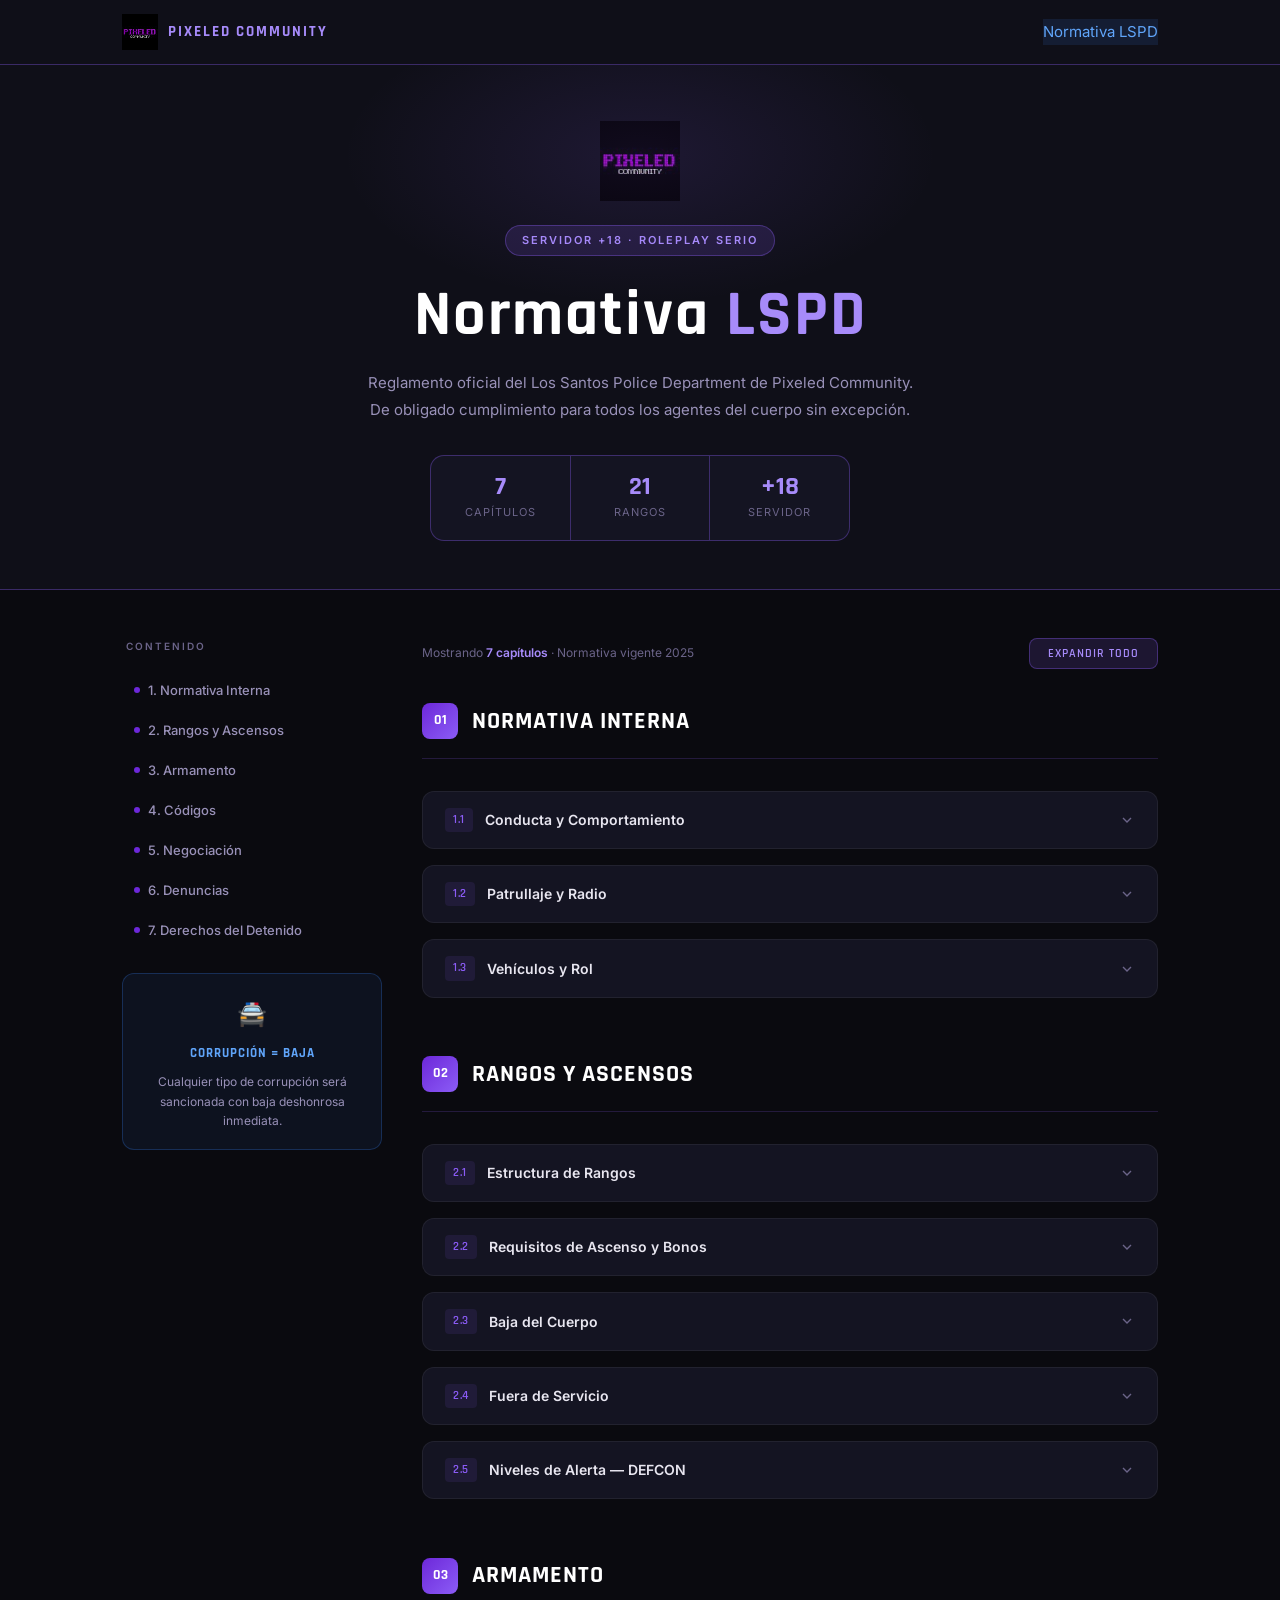
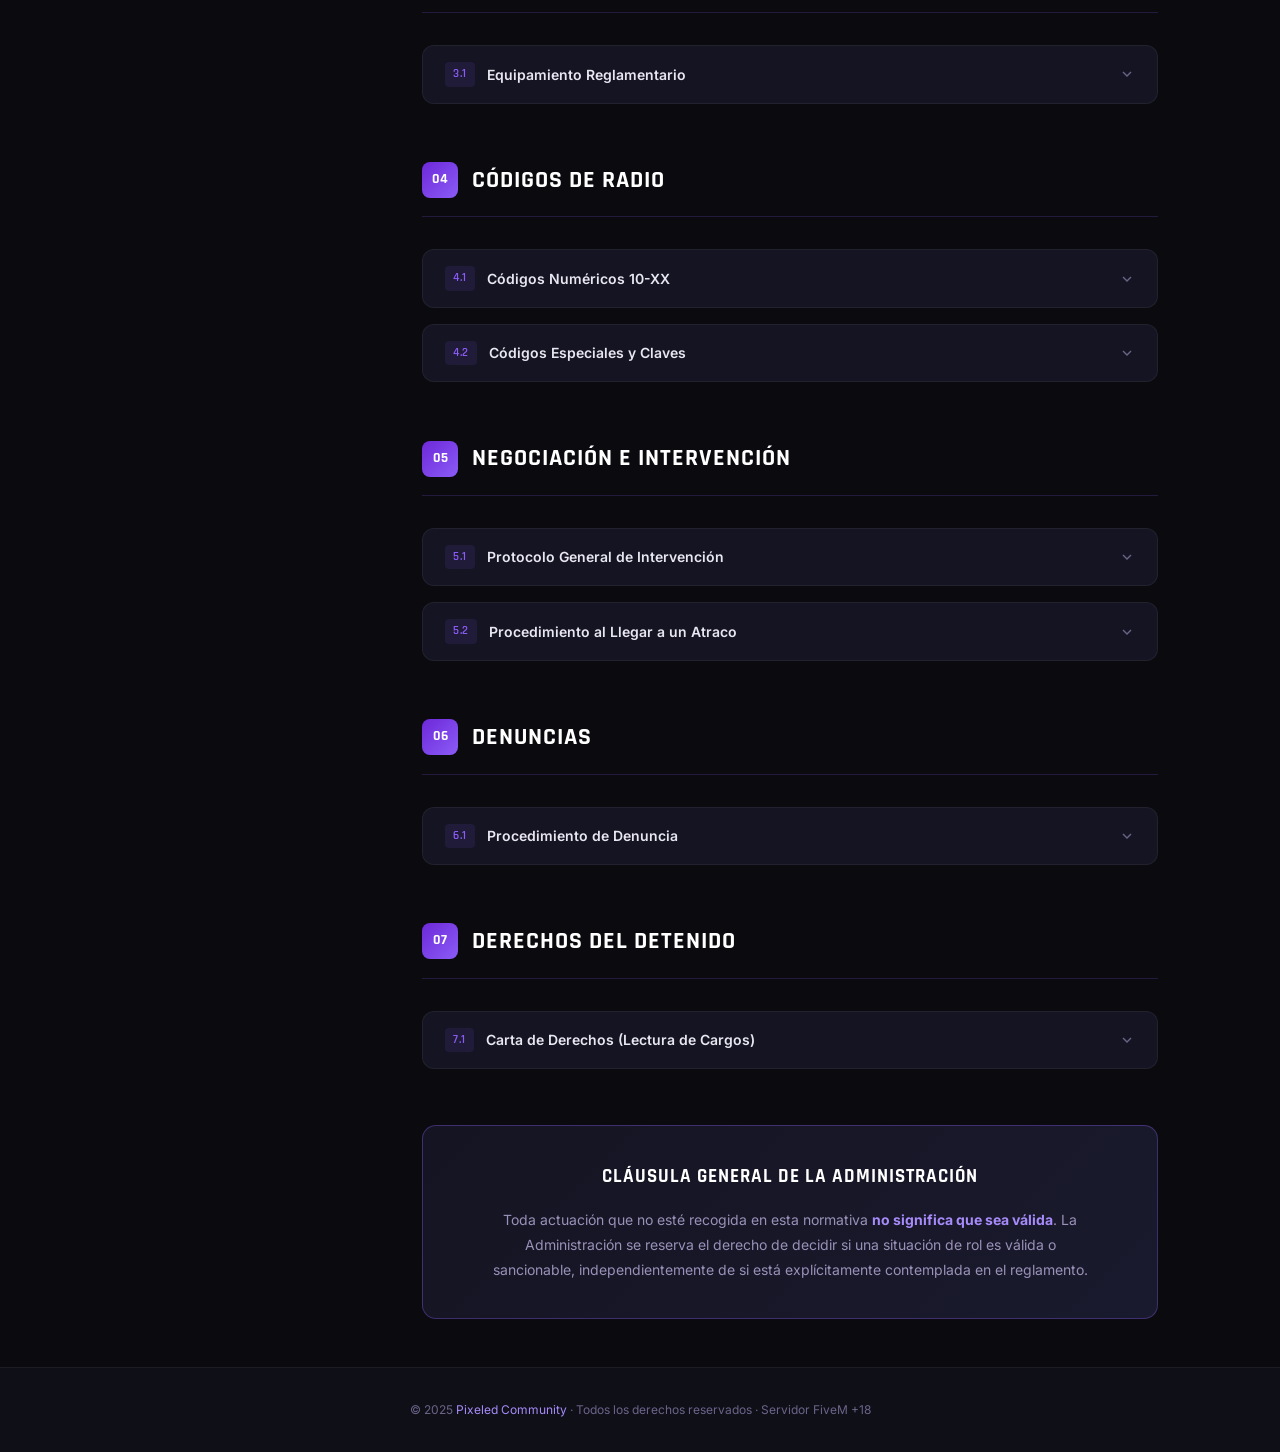
<file: lspd.html>
<!DOCTYPE html>
<html lang="es">
<head>
<meta charset="UTF-8">
<meta name="viewport" content="width=device-width, initial-scale=1.0">
<title>Normativa LSPD — Pixeled Community</title>
<link rel="preconnect" href="https://fonts.googleapis.com">
<link href="https://fonts.googleapis.com/css2?family=Rajdhani:wght@400;500;600;700&family=Inter:wght@300;400;500;600&display=swap" rel="stylesheet">
<style>

  :root {
    --bg: #0a0a0f;
    --bg2: #0f0f18;
    --bg3: #141422;
    --bg4: #1a1a2e;
    --purple: #8b5cf6;
    --purple-light: #a78bfa;
    --purple-dim: #6d28d9;
    --purple-glow: rgba(139,92,246,0.15);
    --purple-border: rgba(139,92,246,0.35);
    --text: #e8e6f0;
    --text-muted: #9991b8;
    --text-dim: #6b6489;
    --white: #ffffff;
  }
  * { margin:0; padding:0; box-sizing:border-box; }
  html { scroll-behavior:smooth; }
  body { background:var(--bg); color:var(--text); font-family:'Inter',sans-serif; font-size:15px; line-height:1.7; min-height:100vh; }
  ::-webkit-scrollbar { width:6px; }
  ::-webkit-scrollbar-track { background:var(--bg2); }
  ::-webkit-scrollbar-thumb { background:var(--purple-dim); border-radius:3px; }
  header { background:var(--bg2); border-bottom:1px solid var(--purple-border); position:sticky; top:0; z-index:100; }
  .header-inner { max-width:1100px; margin:0 auto; padding:0 2rem; height:64px; display:flex; align-items:center; justify-content:space-between; }
  .logo { display:flex; align-items:center; gap:12px; text-decoration:none; }
  .hero { background:var(--bg2); border-bottom:1px solid var(--purple-border); padding:3.5rem 2rem 3rem; text-align:center; position:relative; overflow:hidden; }
  .hero::before { content:''; position:absolute; top:-60px; left:50%; transform:translateX(-50%); width:600px; height:300px; background:radial-gradient(ellipse,rgba(139,92,246,0.12) 0%,transparent 70%); pointer-events:none; }
  .hero-label { display:inline-block; background:var(--purple-glow); border:1px solid var(--purple-border); color:var(--purple-light); padding:5px 16px; border-radius:20px; font-size:11px; font-weight:600; letter-spacing:2px; text-transform:uppercase; margin-bottom:1.5rem; }
  .hero h1 { font-family:'Rajdhani',sans-serif; font-size:clamp(2.4rem,6vw,4rem); font-weight:700; color:#fff; letter-spacing:2px; line-height:1.1; margin-bottom:1.2rem; }
  .hero h1 span { color:var(--purple-light); }
  .hero p { max-width:560px; margin:0 auto 2rem; color:var(--text-muted); font-size:15px; line-height:1.8; }
  .layout { max-width:1100px; margin:0 auto; padding:3rem 2rem; display:grid; grid-template-columns:260px 1fr; gap:2.5rem; align-items:start; }
  .sidebar { position:sticky; top:80px; }
  .sidebar-title { font-size:10px; font-weight:600; color:var(--text-dim); letter-spacing:2px; text-transform:uppercase; margin-bottom:1rem; padding-left:4px; }
  .nav-chapter { display:flex; align-items:center; gap:8px; padding:8px 12px; border-radius:8px; color:var(--text-muted); font-size:13px; font-weight:500; text-decoration:none; transition:all 0.2s; cursor:pointer; margin-bottom:2px; }
  .nav-chapter:hover { background:var(--purple-glow); color:var(--purple-light); }
  .nav-chapter.active { background:var(--purple-glow); color:var(--purple-light); border-left:2px solid var(--purple); padding-left:10px; }
  .nav-dot { width:6px; height:6px; border-radius:50%; background:var(--purple-dim); flex-shrink:0; }
  .nav-chapter.active .nav-dot { background:var(--purple-light); }
  .section { margin-bottom:3.5rem; scroll-margin-top:90px; }
  .section-header { display:flex; align-items:center; gap:14px; margin-bottom:2rem; padding-bottom:1rem; border-bottom:1px solid rgba(139,92,246,0.2); }
  .section-num { background:linear-gradient(135deg,#6d28d9,#8b5cf6); color:white; font-family:'Rajdhani',sans-serif; font-size:14px; font-weight:700; width:36px; height:36px; border-radius:8px; display:flex; align-items:center; justify-content:center; flex-shrink:0; }
  .section-header h2 { font-family:'Rajdhani',sans-serif; font-size:1.5rem; font-weight:700; color:#fff; letter-spacing:1px; text-transform:uppercase; }
  .rule-card { background:var(--bg3); border:1px solid rgba(255,255,255,0.06); border-radius:12px; overflow:hidden; margin-bottom:1rem; transition:border-color 0.2s; }
  .rule-card:hover { border-color:var(--purple-border); }
  .rule-header { display:flex; align-items:center; gap:12px; padding:1rem 1.4rem; cursor:pointer; user-select:none; }
  .rule-id { font-family:'Rajdhani',sans-serif; font-size:12px; font-weight:600; color:var(--purple); background:rgba(139,92,246,0.1); padding:2px 8px; border-radius:4px; flex-shrink:0; letter-spacing:0.5px; }
  .rule-title { font-weight:600; font-size:14px; color:var(--text); flex:1; }
  .rule-toggle { color:var(--text-dim); transition:transform 0.25s; flex-shrink:0; }
  .rule-toggle.open { transform:rotate(180deg); }
  .rule-body { display:none; padding:0 1.4rem 1.4rem; }
  .rule-body.open { display:block; border-top:1px solid rgba(255,255,255,0.05); padding-top:1.1rem; }
  .rule-body p { color:var(--text-muted); font-size:14px; margin-bottom:0.8rem; line-height:1.75; }
  .rule-body p:last-child { margin-bottom:0; }
  .rule-body strong { color:var(--text); font-weight:600; }
  .examples-label { font-size:11px; font-weight:600; color:var(--purple-light); letter-spacing:1.5px; text-transform:uppercase; margin-bottom:0.6rem; display:block; margin-top:0.8rem; }
  .example-list { list-style:none; margin-bottom:1rem; }
  .example-list li { display:flex; align-items:flex-start; gap:8px; padding:5px 0; color:var(--text-muted); font-size:13.5px; line-height:1.6; border-bottom:1px solid rgba(255,255,255,0.04); }
  .example-list li:last-child { border-bottom:none; }
  .example-list li::before { content:'›'; color:var(--purple); font-size:16px; flex-shrink:0; margin-top:1px; font-weight:600; }
  .subsection { background:var(--bg4); border:1px solid rgba(255,255,255,0.05); border-radius:10px; padding:1.2rem 1.4rem; margin-bottom:0.8rem; }
  .subsection-title { font-family:'Rajdhani',sans-serif; font-size:14px; font-weight:700; color:var(--purple-light); letter-spacing:0.5px; text-transform:uppercase; margin-bottom:0.7rem; display:flex; align-items:center; gap:8px; }
  .subsection-title span.num { font-size:11px; color:var(--purple-dim); font-weight:600; }
  .subsection p { color:var(--text-muted); font-size:13.5px; line-height:1.75; }
  .warn-box { background:rgba(139,92,246,0.08); border:1px solid rgba(139,92,246,0.25); border-left:3px solid var(--purple); border-radius:8px; padding:1rem 1.2rem; margin:1.2rem 0; }
  .warn-box p { color:var(--text-muted); font-size:13.5px; line-height:1.75; margin:0; }
  .warn-box p strong { color:var(--purple-light); }
  .danger-box { background:rgba(220,38,38,0.07); border:1px solid rgba(220,38,38,0.2); border-left:3px solid #dc2626; border-radius:8px; padding:1rem 1.2rem; margin:1.2rem 0; }
  .danger-box p { color:var(--text-muted); font-size:13.5px; line-height:1.75; margin:0; }
  .danger-box strong { color:#f87171; }
  .final-note { background:linear-gradient(135deg,var(--bg3),var(--bg4)); border:1px solid var(--purple-border); border-radius:14px; padding:2.2rem 2.5rem; text-align:center; margin-top:3rem; }
  .final-note h3 { font-family:'Rajdhani',sans-serif; font-size:1.2rem; font-weight:700; color:#fff; letter-spacing:1px; text-transform:uppercase; margin-bottom:0.8rem; }
  .final-note p { color:var(--text-muted); font-size:14px; max-width:600px; margin:0 auto; line-height:1.8; }
  .final-note p strong { color:var(--purple-light); }
  footer { background:var(--bg2); border-top:1px solid rgba(255,255,255,0.06); padding:2rem; text-align:center; }
  footer p { color:var(--text-dim); font-size:12px; }
  footer span { color:var(--purple-light); }
  .expand-btn { background:var(--purple-glow); border:1px solid var(--purple-border); color:var(--purple-light); padding:7px 18px; border-radius:8px; font-size:12px; font-weight:600; letter-spacing:1px; text-transform:uppercase; cursor:pointer; transition:all 0.2s; font-family:'Rajdhani',sans-serif; }
  .expand-btn:hover { background:rgba(139,92,246,0.2); border-color:var(--purple); }
  .top-bar { display:flex; align-items:center; justify-content:space-between; margin-bottom:2rem; flex-wrap:wrap; gap:1rem; }
  .top-bar-label { font-size:12px; color:var(--text-dim); }
  .top-bar-label span { color:var(--purple-light); font-weight:600; }
  @media (max-width:768px) {
    .layout { grid-template-columns:1fr; padding:2rem 1rem; }
    .sidebar { position:static; display:none; }
    .hero { background:var(--bg2); border-bottom:1px solid var(--purple-border); padding:3.5rem 2rem 3rem; text-align:center; position:relative; overflow:hidden; }
    .header-inner { padding:0 1rem; }
  }
  .hero-stats { display:flex; align-items:center; justify-content:center; gap:0; margin-top:2rem; background:var(--bg3); border:1px solid var(--purple-border); border-radius:14px; overflow:hidden; max-width:420px; margin-left:auto; margin-right:auto; }
  .hero-stat { flex:1; padding:1.1rem 1.5rem; display:flex; flex-direction:column; align-items:center; gap:4px; }
  .hero-stat-div { width:1px; background:var(--purple-border); align-self:stretch; }
  .stat-num { font-family:'Rajdhani',sans-serif; font-size:1.6rem; font-weight:700; color:var(--purple-light); line-height:1; }
  .stat-label { font-size:11px; color:var(--text-dim); letter-spacing:1px; text-transform:uppercase; }

  .code-table { width:100%; border-collapse:collapse; margin-top:0.8rem; font-size:13px; }
  .code-table th { background:rgba(139,92,246,0.15); color:var(--purple-light); padding:7px 12px; text-align:left; font-family:'Rajdhani',sans-serif; font-size:11px; letter-spacing:1px; text-transform:uppercase; border-bottom:1px solid var(--purple-border); }
  .code-table td { padding:7px 12px; color:var(--text-muted); border-bottom:1px solid rgba(255,255,255,0.05); vertical-align:top; }
  .code-table tr:last-child td { border-bottom:none; }
  .code-table tr:hover td { background:rgba(139,92,246,0.04); }
  .code-table td:first-child { font-family:'Rajdhani',sans-serif; font-weight:700; color:var(--purple-light); font-size:13px; white-space:nowrap; }
  .defcon-card { border-radius:10px; padding:1rem 1.2rem; margin-bottom:0.7rem; border:1px solid; }
  .rank-tier { margin-bottom:1.2rem; }
  .rank-tier-title { font-family:'Rajdhani',sans-serif; font-size:13px; font-weight:700; color:var(--purple-light); text-transform:uppercase; letter-spacing:1px; margin-bottom:0.6rem; padding-bottom:0.4rem; border-bottom:1px solid rgba(139,92,246,0.2); }
  .rank-tier-desc { font-size:12.5px; color:var(--text-dim); margin-bottom:0.7rem; }
  .rank-pills { display:flex; flex-wrap:wrap; gap:0.5rem; }
  .rank-pill { background:var(--bg4); border:1px solid rgba(255,255,255,0.07); border-radius:6px; padding:4px 12px; font-size:13px; color:var(--text-muted); }
  .rights-list { list-style:none; }
  .rights-list li { display:flex; align-items:flex-start; gap:10px; padding:8px 0; border-bottom:1px solid rgba(255,255,255,0.05); font-size:13.5px; color:var(--text-muted); line-height:1.6; }
  .rights-list li:last-child { border-bottom:none; }
  .rights-list li::before { content:'⚖'; font-size:14px; flex-shrink:0; margin-top:1px; }
</style>
</head>
<body>

<header>
  <div class="header-inner">
    <a href="#" class="logo" style="text-decoration:none; display:flex; align-items:center; gap:10px;">
      <img src="[data-uri]" alt="Pixeled Community" style="height:36px; image-rendering:pixelated;">
      <span style="font-family:'Rajdhani',sans-serif; font-weight:700; font-size:15px; color:var(--purple-light); letter-spacing:2px; text-transform:uppercase;">Pixeled Community</span>
    </a>
    <div class="tier-badge" style="background:rgba(59,130,246,0.12); border-color:rgba(59,130,246,0.35); color:#60a5fa;">Normativa LSPD</div>
  </div>
</header>

<div class="hero">
  <img src="[data-uri]" alt="Pixeled Community" style="height:80px; image-rendering:pixelated; margin-bottom:1.5rem; display:block; margin-left:auto; margin-right:auto;">
  <div class="hero-label">Servidor +18 · Roleplay Serio</div>
  <h1>Normativa <span>LSPD</span></h1>
  <p>Reglamento oficial del Los Santos Police Department de Pixeled Community. De obligado cumplimiento para todos los agentes del cuerpo sin excepción.</p>
  <div class="hero-stats">
    <div class="hero-stat"><span class="stat-num">7</span><span class="stat-label">Capítulos</span></div>
    <div class="hero-stat-div"></div>
    <div class="hero-stat"><span class="stat-num">21</span><span class="stat-label">Rangos</span></div>
    <div class="hero-stat-div"></div>
    <div class="hero-stat"><span class="stat-num">+18</span><span class="stat-label">Servidor</span></div>
  </div>
</div>

<div class="layout">
  <aside class="sidebar">
    <div class="sidebar-title">Contenido</div>
    <nav>
      <a class="nav-chapter active" href="#cap1"><div class="nav-dot"></div> 1. Normativa Interna</a>
      <a class="nav-chapter" href="#cap2"><div class="nav-dot"></div> 2. Rangos y Ascensos</a>
      <a class="nav-chapter" href="#cap3"><div class="nav-dot"></div> 3. Armamento</a>
      <a class="nav-chapter" href="#cap4"><div class="nav-dot"></div> 4. Códigos</a>
      <a class="nav-chapter" href="#cap5"><div class="nav-dot"></div> 5. Negociación</a>
      <a class="nav-chapter" href="#cap6"><div class="nav-dot"></div> 6. Denuncias</a>
      <a class="nav-chapter" href="#cap7"><div class="nav-dot"></div> 7. Derechos del Detenido</a>
    </nav>
    <div style="margin-top:1.5rem; background:rgba(59,130,246,0.07); border:1px solid rgba(59,130,246,0.25); border-radius:12px; padding:1.2rem 1.4rem; text-align:center;">
      <div style="font-size:24px; margin-bottom:0.5rem;">🚔</div>
      <h3 style="font-family:'Rajdhani',sans-serif; font-size:13px; font-weight:700; color:#60a5fa; letter-spacing:1px; text-transform:uppercase; margin-bottom:0.5rem;">Corrupción = Baja</h3>
      <p style="font-size:12px; color:var(--text-muted); line-height:1.6;">Cualquier tipo de corrupción será sancionada con baja deshonrosa inmediata.</p>
    </div>
  </aside>

  <main>
    <div class="top-bar">
      <p class="top-bar-label">Mostrando <span>7 capítulos</span> · Normativa vigente 2025</p>
      <button class="expand-btn" onclick="toggleAll()">Expandir todo</button>
    </div>

    <!-- CAP 1 -->
    <section class="section" id="cap1">
      <div class="section-header"><div class="section-num">01</div><h2>Normativa Interna</h2></div>

      <div class="rule-card"><div class="rule-header" onclick="toggle(this)"><span class="rule-id">1.1</span><span class="rule-title">Conducta y Comportamiento</span><svg class="rule-toggle" width="16" height="16" fill="none" stroke="currentColor" stroke-width="2" viewBox="0 0 24 24"><path d="M6 9l6 6 6-6"/></svg></div><div class="rule-body">
        <ul class="example-list">
          <li>Deberán mantener un correcto <strong>IDP en todo momento</strong>, tanto en servicio como fuera de él.</li>
          <li>Está totalmente prohibido responder por OOC sin autorización de un H50 del momento.</li>
          <li>Deberán mantener un comportamiento impecable frente a cualquier persona. No hacerlo conlleva sanción grave.</li>
          <li>Tratar con amabilidad y respeto en todo momento a sus compañeros, independientemente de su rango.</li>
          <li>Cualquier tipo de <strong>corrupción</strong> será motivo de baja deshonrosa.</li>
        </ul>
      </div></div>

      <div class="rule-card"><div class="rule-header" onclick="toggle(this)"><span class="rule-id">1.2</span><span class="rule-title">Patrullaje y Radio</span><svg class="rule-toggle" width="16" height="16" fill="none" stroke="currentColor" stroke-width="2" viewBox="0 0 24 24"><path d="M6 9l6 6 6-6"/></svg></div><div class="rule-body">
        <ul class="example-list">
          <li>Está estrictamente prohibido quedarse <strong>AFK en radio</strong>. Conlleva sanción grave.</li>
          <li>No podrán patrullar menos de <strong>2 personas</strong> cuando haya más de 4 policías en servicio.</li>
          <li>No podrán patrullar más de <strong>3 personas de la misma facción</strong> en una sola patrulla, salvo autorización de alto mando.</li>
          <li>El uso de la radio deberá ser estrictamente profesional. Al salir de servicio se deberá informar por radio.</li>
          <li>Tener en todo momento una <strong>aplicación de grabación</strong> de pantalla con audio. No utilizarla conlleva un aviso.</li>
        </ul>
      </div></div>

      <div class="rule-card"><div class="rule-header" onclick="toggle(this)"><span class="rule-id">1.3</span><span class="rule-title">Vehículos y Rol</span><svg class="rule-toggle" width="16" height="16" fill="none" stroke="currentColor" stroke-width="2" viewBox="0 0 24 24"><path d="M6 9l6 6 6-6"/></svg></div><div class="rule-body">
        <ul class="example-list">
          <li>El uso de vehículos policiales es <strong>exclusivo para el servicio</strong>. El uso particular conlleva sanción interna muy grave.</li>
          <li>Deberán rolear todos los choques con <strong>/me y /do</strong> y esperar un mínimo de 5 segundos para movilizarse de nuevo.</li>
          <li>Rolear en todo momento los /me y /do al retirar objetos, buscar en mochilas, revisar DNI y licencias.</li>
        </ul>
      </div></div>
    </section>

    <!-- CAP 2 -->
    <section class="section" id="cap2">
      <div class="section-header"><div class="section-num">02</div><h2>Rangos y Ascensos</h2></div>

      <div class="rule-card"><div class="rule-header" onclick="toggle(this)"><span class="rule-id">2.1</span><span class="rule-title">Estructura de Rangos</span><svg class="rule-toggle" width="16" height="16" fill="none" stroke="currentColor" stroke-width="2" viewBox="0 0 24 24"><path d="M6 9l6 6 6-6"/></svg></div><div class="rule-body">
        <div class="rank-tier">
          <div class="rank-tier-title">Escala de Oficiales Básico</div>
          <div class="rank-tier-desc">Encargados de acciones de bajo perfil y patrullaje cotidiano.</div>
          <div class="rank-pills"><span class="rank-pill">Cadete en Pruebas</span><span class="rank-pill">Cadete</span><span class="rank-pill">Cabo</span><span class="rank-pill">Cabo Mayor</span><span class="rank-pill">Cabo Superior</span></div>
        </div>
        <div class="rank-tier">
          <div class="rank-tier-title">Oficiales No Comisionados</div>
          <div class="rank-tier-desc">Supervisan la escala básica y realizan operativos de nivel medio.</div>
          <div class="rank-pills"><span class="rank-pill">Suboficial</span><span class="rank-pill">Oficial</span><span class="rank-pill">Oficial Mayor</span><span class="rank-pill">Oficial Superior</span></div>
        </div>
        <div class="rank-tier">
          <div class="rank-tier-title">Escala de Mando</div>
          <div class="rank-tier-desc">Manejo de situaciones extraordinarias y toma de decisiones.</div>
          <div class="rank-pills"><span class="rank-pill">Sargento</span><span class="rank-pill">Sargento Especial</span><span class="rank-pill">Sargento Mayor</span><span class="rank-pill">Teniente</span></div>
        </div>
        <div class="rank-tier">
          <div class="rank-tier-title">Alto Mando</div>
          <div class="rank-tier-desc">Supervisan todos los rangos y controlan la malla del cuerpo.</div>
          <div class="rank-pills"><span class="rank-pill">Capitán</span><span class="rank-pill">Capitán Especial</span><span class="rank-pill">Capitán Mayor</span><span class="rank-pill">Comandante</span></div>
        </div>
        <div class="rank-tier">
          <div class="rank-tier-title">Escala de Investigación</div>
          <div class="rank-tier-desc">Oficiales con permisos para investigaciones e interrogatorios.</div>
          <div class="rank-pills"><span class="rank-pill">Detective</span><span class="rank-pill">Subinspector</span><span class="rank-pill">Inspector</span></div>
        </div>
        <div class="rank-tier" style="margin-bottom:0;">
          <div class="rank-tier-title">Jefatura</div>
          <div class="rank-tier-desc">Rangos más altos. Supervisan todo el cuerpo y sus actividades.</div>
          <div class="rank-pills"><span class="rank-pill">Subcomisario</span><span class="rank-pill">Comisario</span><span class="rank-pill">Comisario Principal</span><span class="rank-pill">Subjefe</span><span class="rank-pill">Superintendente</span></div>
        </div>
      </div></div>

      <div class="rule-card"><div class="rule-header" onclick="toggle(this)"><span class="rule-id">2.2</span><span class="rule-title">Requisitos de Ascenso y Bonos</span><svg class="rule-toggle" width="16" height="16" fill="none" stroke="currentColor" stroke-width="2" viewBox="0 0 24 24"><path d="M6 9l6 6 6-6"/></svg></div><div class="rule-body">
        <p>Los ascensos son revisados por alto mando y la Escala de Investigación. Requisitos mínimos semanales:</p>
        <ul class="example-list">
          <li>Mínimo <strong>15 horas</strong> semanales de servicio.</li>
          <li>Mínimo <strong>15 antecedentes</strong> semanales.</li>
          <li>Mínimo <strong>7 armas</strong> depositadas en el armario de evidencias.</li>
          <li>Un aviso o falta al reglamento pone en duda el ascenso, aunque se cumplan los requisitos.</li>
          <li>Un warn supone la pérdida total del derecho a ascender y puede reducir o eliminar el bono.</li>
        </ul>
        <div class="danger-box"><p><strong>Importante:</strong> Solicitar un ascenso directamente será denegado. Si se repite, conllevará descenso de rango más aviso.</p></div>
      </div></div>

      <div class="rule-card"><div class="rule-header" onclick="toggle(this)"><span class="rule-id">2.3</span><span class="rule-title">Baja del Cuerpo</span><svg class="rule-toggle" width="16" height="16" fill="none" stroke="currentColor" stroke-width="2" viewBox="0 0 24 24"><path d="M6 9l6 6 6-6"/></svg></div><div class="rule-body">
        <div class="subsection"><div class="subsection-title">Baja Honorable</div><p>Se produce cuando el agente comunica voluntariamente su deseo de salirse. Con conocimiento de alto mando, se le aplicará un <strong>PKT</strong> para que olvide todo lo relacionado con su tiempo en el LSPD.</p></div>
        <div class="subsection"><div class="subsection-title">Baja Deshonrosa</div><p>Se produce por acumulación de warns o situaciones de extrema gravedad. Alto mando notificará al agente su expulsión. Dependiendo de la situación puede conllevar <strong>PKT o CK</strong>.</p></div>
      </div></div>

      <div class="rule-card"><div class="rule-header" onclick="toggle(this)"><span class="rule-id">2.4</span><span class="rule-title">Fuera de Servicio</span><svg class="rule-toggle" width="16" height="16" fill="none" stroke="currentColor" stroke-width="2" viewBox="0 0 24 24"><path d="M6 9l6 6 6-6"/></svg></div><div class="rule-body">
        <ul class="example-list">
          <li>Se puede mantener el trabajo activo fuera de servicio siempre que se lleve el <strong>chaleco oficial debajo de la ropa</strong>, para poder identificarse en situaciones de emergencia como un QRR.</li>
          <li>Sin chaleco, se deberá desactivar el trabajo, ya que no podrá intervenir sin identificarse como agente.</li>
          <li>El taser queda <strong>terminantemente prohibido</strong> fuera de servicio.</li>
          <li>La única forma de identificarse es mediante la <strong>placa del inventario</strong>.</li>
        </ul>
      </div></div>

      <div class="rule-card"><div class="rule-header" onclick="toggle(this)"><span class="rule-id">2.5</span><span class="rule-title">Niveles de Alerta — DEFCON</span><svg class="rule-toggle" width="16" height="16" fill="none" stroke="currentColor" stroke-width="2" viewBox="0 0 24 24"><path d="M6 9l6 6 6-6"/></svg></div><div class="rule-body">
        <div class="defcon-card" style="background:rgba(255,255,255,0.04); border-color:rgba(255,255,255,0.1);">
          <p style="font-size:13.5px; color:var(--text-muted);"><strong style="color:#e5e7eb;">⚪ DEFCON 1 — Alerta mínima</strong><br>Sin riesgo. Armas reglamentarias. Taser desenfundado si la situación lo requiere.</p>
        </div>
        <div class="defcon-card" style="background:rgba(239,68,68,0.07); border-color:rgba(239,68,68,0.25);">
          <p style="font-size:13.5px; color:var(--text-muted);"><strong style="color:#f87171;">🔴 DEFCON 2</strong><br>Amenaza detectada en preparación. Pistola de combate desenfundada.</p>
        </div>
        <div class="defcon-card" style="background:rgba(234,179,8,0.07); border-color:rgba(234,179,8,0.25);">
          <p style="font-size:13.5px; color:var(--text-muted);"><strong style="color:#fbbf24;">🟡 DEFCON 3</strong><br>Robos y amenazas constantes. Tec-9 en mano. Se patrulla con más precaución y se puede apuntar ante sospechas.</p>
        </div>
        <div class="defcon-card" style="background:rgba(34,197,94,0.07); border-color:rgba(34,197,94,0.25);">
          <p style="font-size:13.5px; color:var(--text-muted);"><strong style="color:#4ade80;">🟢 DEFCON 4</strong><br>Amenaza inminente o preparación de operación. SMG en mano. S.W.A.T con COMBAT PDW. Se puede detener a cualquier sospechoso.</p>
        </div>
        <div class="defcon-card" style="background:rgba(59,130,246,0.07); border-color:rgba(59,130,246,0.25);">
          <p style="font-size:13.5px; color:var(--text-muted);"><strong style="color:#60a5fa;">🔵 DEFCON 5 — Alerta máxima</strong><br>Fusil Avanzado, Carabina Especial o Escopeta. Uniforme y máscara obligatorios. Se puede detener a cualquier sospechoso. Si H-50 declara toque de queda, se puede disparar a abatir cualquier amenaza.</p>
        </div>
      </div></div>
    </section>

    <!-- CAP 3 -->
    <section class="section" id="cap3">
      <div class="section-header"><div class="section-num">03</div><h2>Armamento</h2></div>

      <div class="rule-card"><div class="rule-header" onclick="toggle(this)"><span class="rule-id">3.1</span><span class="rule-title">Equipamiento Reglamentario</span><svg class="rule-toggle" width="16" height="16" fill="none" stroke="currentColor" stroke-width="2" viewBox="0 0 24 24"><path d="M6 9l6 6 6-6"/></svg></div><div class="rule-body">
        <div class="subsection"><div class="subsection-title">Dentro de Servicio</div>
          <ul class="example-list"><li>Pistola de Combate</li><li>Taser</li><li>Porra</li><li>Linterna</li></ul>
        </div>
        <div class="subsection"><div class="subsection-title">Fuera de Servicio</div>
          <p>Se podrá portar <strong>únicamente la pistola de combate</strong> para protección personal o para intervenir cuando peligre la vida de un tercero.</p>
        </div>
        <div class="warn-box"><p>Cuando un miembro del LSPD en servicio dé el alto a un policía fuera de servicio, este deberá identificarse mediante la <strong>placa del inventario</strong>. En ningún caso se proporcionará el DNI ni el nombre real, salvo que la vida dependa de ello.</p></div>
      </div></div>
    </section>

    <!-- CAP 4 -->
    <section class="section" id="cap4">
      <div class="section-header"><div class="section-num">04</div><h2>Códigos de Radio</h2></div>

      <div class="rule-card"><div class="rule-header" onclick="toggle(this)"><span class="rule-id">4.1</span><span class="rule-title">Códigos Numéricos 10-XX</span><svg class="rule-toggle" width="16" height="16" fill="none" stroke="currentColor" stroke-width="2" viewBox="0 0 24 24"><path d="M6 9l6 6 6-6"/></svg></div><div class="rule-body">
        <table class="code-table">
          <thead><tr><th>Código</th><th>Significado</th></tr></thead>
          <tbody>
            <tr><td>10-00</td><td>Precaución</td></tr>
            <tr><td>10-02</td><td>Mantener posiciones</td></tr>
            <tr><td>10-04</td><td>Afirmativo</td></tr>
            <tr><td>10-05</td><td>Negativo</td></tr>
            <tr><td>10-06</td><td>Ocupado</td></tr>
            <tr><td>10-07</td><td>Disponible</td></tr>
            <tr><td>10-08</td><td>Regreso a comisaría</td></tr>
            <tr><td>10-09</td><td>Repita el mensaje</td></tr>
            <tr><td>10-10</td><td>Salida de servicio</td></tr>
            <tr><td>10-15</td><td>Sospechoso</td></tr>
            <tr><td>10-20</td><td>Ubicación actual</td></tr>
            <tr><td>10-31</td><td>Persona sospechosa</td></tr>
            <tr><td>10-32</td><td>Se requiere patrulla</td></tr>
            <tr><td>10-33</td><td>Se requiere grúa</td></tr>
            <tr><td>10-38</td><td>Se precisa ambulancia</td></tr>
            <tr><td>10-39</td><td>Se precisa bomberos</td></tr>
            <tr><td>10-46</td><td>Accidente con personas heridas</td></tr>
            <tr><td>10-47</td><td>Accidente y fuga</td></tr>
            <tr><td>10-49</td><td>Agente caído</td></tr>
            <tr><td>10-55</td><td>Falsa alarma</td></tr>
            <tr><td>10-98</td><td>En camino</td></tr>
            <tr><td>10-100</td><td>Ausente</td></tr>
          </tbody>
        </table>
      </div></div>

      <div class="rule-card"><div class="rule-header" onclick="toggle(this)"><span class="rule-id">4.2</span><span class="rule-title">Códigos Especiales y Claves</span><svg class="rule-toggle" width="16" height="16" fill="none" stroke="currentColor" stroke-width="2" viewBox="0 0 24 24"><path d="M6 9l6 6 6-6"/></svg></div><div class="rule-body">
        <table class="code-table">
          <thead><tr><th>Código / Clave</th><th>Significado</th></tr></thead>
          <tbody>
            <tr><td>Código 1</td><td>Persecución</td></tr>
            <tr><td>Código 2</td><td>Tiroteo</td></tr>
            <tr><td>Código 3</td><td>Atraco</td></tr>
            <tr><td>Código 4</td><td>Secuestro</td></tr>
            <tr><td>Código 5</td><td>Proceso de detenido</td></tr>
            <tr><td>Código 100</td><td>Bloqueo</td></tr>
            <tr><td>AT</td><td>Tiempo de llegada estimado</td></tr>
            <tr><td>QRR</td><td>Agente en peligro</td></tr>
            <tr><td>Modo Charlie</td><td>Radio limpia (silencio)</td></tr>
            <tr><td>Clave Robert</td><td>Disparos a las ruedas</td></tr>
            <tr><td>PIT</td><td>Desestabilizar vehículo</td></tr>
            <tr><td>Salida Limpia</td><td>Dejar salir sin taser, disparos ni obstáculos hasta que suban al vehículo</td></tr>
            <tr><td>Huida Limpia</td><td>Perseguir sin activar claves hasta que el sospechoso ponga en riesgo vidas civiles</td></tr>
          </tbody>
        </table>
      </div></div>
    </section>

    <!-- CAP 5 -->
    <section class="section" id="cap5">
      <div class="section-header"><div class="section-num">05</div><h2>Negociación e Intervención</h2></div>

      <div class="rule-card"><div class="rule-header" onclick="toggle(this)"><span class="rule-id">5.1</span><span class="rule-title">Protocolo General de Intervención</span><svg class="rule-toggle" width="16" height="16" fill="none" stroke="currentColor" stroke-width="2" viewBox="0 0 24 24"><path d="M6 9l6 6 6-6"/></svg></div><div class="rule-body">
        <p>En cualquier intervención en un establecimiento donde se haya producido un atraco siempre se intentará dialogar con el atracador para negociar por la vida de los civiles. Si no hay rehenes, se negociará una huida a cambio del dinero del atraco.</p>
        <ul class="example-list">
          <li>Si hay rehenes, se pedirá al delincuente que informe del estado del civil en todo momento.</li>
          <li>Cualquier petición del negociador de los atracadores (quitar obstáculos, no pinchar ruedas…) deberá ser comunicada al mando disponible.</li>
          <li>Los atracadores solo pueden negociar factores que afecten a la huida. No se aceptarán peticiones desmedidas.</li>
          <li>Está <strong>prohibido traspasar la puerta del establecimiento</strong> en ningún momento, ya sea para abatir al atracador o intentar salvar al rehén.</li>
        </ul>
      </div></div>

      <div class="rule-card"><div class="rule-header" onclick="toggle(this)"><span class="rule-id">5.2</span><span class="rule-title">Procedimiento al Llegar a un Atraco</span><svg class="rule-toggle" width="16" height="16" fill="none" stroke="currentColor" stroke-width="2" viewBox="0 0 24 24"><path d="M6 9l6 6 6-6"/></svg></div><div class="rule-body">
        <ul class="example-list">
          <li>El <strong>mando</strong> decidirá quién negocia y el armamento a utilizar según el tipo de robo.</li>
          <li>Informar del número de atracadores y rehenes dentro. El atracador <strong>no está obligado</strong> a informar de los que estén fuera.</li>
          <li>Mantener la radio libre en todo momento para escuchar las instrucciones de central/mando y del negociador.</li>
          <li>Comunicar todas las propuestas de los atracadores. Si central/mando propone una negociación, se ejecutará sin dudar.</li>
          <li>No se aceptará ninguna negociación sin aprobación previa de central o mando.</li>
        </ul>
        <div class="warn-box"><p><strong>Tipos de negociación:</strong> Salida limpia = salida sin pinchos ni barreras en un mínimo de 100 m. Huida limpia = persecución sin PIT ni códigos 100.</p></div>
      </div></div>
    </section>

    <!-- CAP 6 -->
    <section class="section" id="cap6">
      <div class="section-header"><div class="section-num">06</div><h2>Denuncias</h2></div>

      <div class="rule-card"><div class="rule-header" onclick="toggle(this)"><span class="rule-id">6.1</span><span class="rule-title">Procedimiento de Denuncia</span><svg class="rule-toggle" width="16" height="16" fill="none" stroke="currentColor" stroke-width="2" viewBox="0 0 24 24"><path d="M6 9l6 6 6-6"/></svg></div><div class="rule-body">
        <p>Las denuncias se registran en la base de datos en el apartado correspondiente. Deben incluir:</p>
        <ul class="example-list">
          <li>Nombre del denunciante en el informe.</li>
          <li>Hora y día de la denuncia.</li>
          <li>Nombre y número de placa del agente.</li>
          <li>Desarrollo detallado: hora, lugar, descripción del civil, número de teléfono, matrículas, nombres, etc.</li>
        </ul>
        <div class="warn-box"><p>Las denuncias <strong>contra policías</strong> las podrá redactar cualquier agente y se tratarán en IC para aclarar los hechos.</p></div>
      </div></div>
    </section>

    <!-- CAP 7 -->
    <section class="section" id="cap7">
      <div class="section-header"><div class="section-num">07</div><h2>Derechos del Detenido</h2></div>

      <div class="rule-card"><div class="rule-header" onclick="toggle(this)"><span class="rule-id">7.1</span><span class="rule-title">Carta de Derechos (Lectura de Cargos)</span><svg class="rule-toggle" width="16" height="16" fill="none" stroke="currentColor" stroke-width="2" viewBox="0 0 24 24"><path d="M6 9l6 6 6-6"/></svg></div><div class="rule-body">
        <ul class="rights-list">
          <li>Tiene derecho a guardar silencio y no prestar declaración, así como a no contestar ninguna pregunta que se le formule.</li>
          <li>Tiene derecho a ser atendido por un médico en comisaría si fuese necesario.</li>
          <li>Tiene derecho a no declarar contra sí mismo y a no declararse culpable.</li>
          <li>Tiene derecho a ser informado de los delitos que se le atribuyen.</li>
          <li>Tiene derecho a un abogado privado, siempre que la detención no sea en flagrante delito y la multa no supere los 20.000 dólares.</li>
          <li>Tiene derecho a comida y bebida si fuese necesario.</li>
          <li>Tiene derecho a una llamada de no más de un minuto en presencia de un funcionario de policía.</li>
        </ul>
        <div class="warn-box"><p>Los derechos se leerán como máximo <strong>dos veces</strong>, salvo problemas de audio. Si el detenido no responde, se entenderá que hace uso de su primer derecho y se continuará el Código 5 con normalidad.</p></div>
      </div></div>
    </section>

    <div class="final-note">
      <h3>Cláusula General de la Administración</h3>
      <p>Toda actuación que no esté recogida en esta normativa <strong>no significa que sea válida</strong>. La Administración se reserva el derecho de decidir si una situación de rol es válida o sancionable, independientemente de si está explícitamente contemplada en el reglamento.</p>
    </div>
  </main>
</div>

<footer>
  <p>© 2025 <span>Pixeled Community</span> · Todos los derechos reservados · Servidor FiveM +18</p>
</footer>

<script>
  function toggle(header) {
    const body = header.nextElementSibling;
    const icon = header.querySelector('.rule-toggle');
    const isOpen = body.classList.contains('open');
    body.classList.toggle('open', !isOpen);
    icon.classList.toggle('open', !isOpen);
  }
  let allOpen = false;
  function toggleAll() {
    allOpen = !allOpen;
    document.querySelectorAll('.rule-body').forEach(b => b.classList.toggle('open', allOpen));
    document.querySelectorAll('.rule-toggle').forEach(i => i.classList.toggle('open', allOpen));
    document.querySelector('.expand-btn').textContent = allOpen ? 'Contraer todo' : 'Expandir todo';
  }
  const sections = document.querySelectorAll('.section');
  const navLinks = document.querySelectorAll('.nav-chapter');
  window.addEventListener('scroll', () => {
    let current = '';
    sections.forEach(s => { if (window.scrollY >= s.offsetTop - 100) current = s.id; });
    navLinks.forEach(l => l.classList.toggle('active', l.getAttribute('href') === '#' + current));
  });
</script>
</body>
</html>
</file>
<file: style.css>
:root {
  --navy: #0a0e1a;
  --dark: #0d1220;
  --panel: #111827;
  --panel2: #161e2e;
  --blue: #1a56e8;
  --blue-light: #3b82f6;
  --gold: #f5c518;
  --gold-dim: #c9a314;
  --red: #dc2626;
  --white: #f0f4ff;
  --gray: #8899bb;
  --border: rgba(26,86,232,0.25);
  --scan: rgba(26,86,232,0.04);
}

*, *::before, *::after { box-sizing: border-box; margin: 0; padding: 0; }

html { scroll-behavior: smooth; }

body {
  background: var(--navy);
  color: var(--white);
  font-family: 'Source Sans 3', sans-serif;
  font-weight: 300;
  line-height: 1.6;
  overflow-x: hidden;
}

/* Scanline overlay */
body::before {
  content: '';
  position: fixed;
  inset: 0;
  background: repeating-linear-gradient(
    to bottom,
    var(--scan) 0px,
    var(--scan) 1px,
    transparent 1px,
    transparent 3px
  );
  pointer-events: none;
  z-index: 9999;
}

/* ===== NAV ===== */
nav {
  position: fixed;
  top: 0; left: 0; right: 0;
  z-index: 100;
  display: flex;
  align-items: center;
  justify-content: space-between;
  padding: 0 2.5rem;
  height: 64px;
  background: rgba(10,14,26,0.92);
  backdrop-filter: blur(12px);
  border-bottom: 1px solid var(--border);
}

.nav-brand {
  display: flex;
  align-items: center;
  gap: 0.75rem;
  font-family: 'Oswald', sans-serif;
  font-size: 1.1rem;
  font-weight: 700;
  letter-spacing: 0.15em;
  color: var(--white);
  text-decoration: none;
}

.nav-badge {
  width: 36px; height: 36px;
  background: var(--blue);
  clip-path: polygon(50% 0%, 100% 25%, 100% 75%, 50% 100%, 0% 75%, 0% 25%);
  display: flex; align-items: center; justify-content: center;
  font-size: 0.65rem;
  font-family: 'Share Tech Mono', monospace;
}

.nav-links {
  display: flex;
  gap: 1.3rem;
  list-style: none;
  overflow-x: auto;
  scrollbar-width: none;
  max-width: 62vw;
}

.nav-links::-webkit-scrollbar { display: none; }

.nav-links a {
  font-family: 'Oswald', sans-serif;
  font-size: 0.74rem;
  letter-spacing: 0.1em;
  color: var(--gray);
  text-decoration: none;
  text-transform: uppercase;
  transition: color 0.2s;
  white-space: nowrap;
}

.nav-links a:hover { color: var(--blue-light); }

.nav-status {
  display: flex;
  align-items: center;
  gap: 0.5rem;
  font-family: 'Share Tech Mono', monospace;
  font-size: 0.72rem;
  color: #22c55e;
}

.status-dot {
  width: 8px; height: 8px;
  border-radius: 50%;
  background: #22c55e;
  box-shadow: 0 0 8px #22c55e;
  animation: pulse-dot 2s infinite;
}

@keyframes pulse-dot {
  0%, 100% { opacity: 1; }
  50% { opacity: 0.4; }
}

/* ===== HERO ===== */
.hero {
  min-height: 100vh;
  display: flex;
  flex-direction: column;
  align-items: center;
  justify-content: center;
  position: relative;
  padding: 6rem 2rem 4rem;
  text-align: center;
  overflow: hidden;
}

.hero-bg {
  position: absolute;
  inset: 0;
  background:
    radial-gradient(ellipse 80% 60% at 50% 50%, rgba(26,86,232,0.12) 0%, transparent 70%),
    radial-gradient(ellipse 40% 40% at 80% 20%, rgba(245,197,24,0.06) 0%, transparent 60%);
}

.hero-grid {
  position: absolute;
  inset: 0;
  background-image:
    linear-gradient(var(--border) 1px, transparent 1px),
    linear-gradient(90deg, var(--border) 1px, transparent 1px);
  background-size: 60px 60px;
  mask-image: radial-gradient(ellipse 80% 80% at center, black 30%, transparent 80%);
}

.hero-emblem {
  width: 140px; height: 140px;
  margin: 0 auto 2.5rem;
  position: relative;
  animation: float 4s ease-in-out infinite;
}

@keyframes float {
  0%, 100% { transform: translateY(0); }
  50% { transform: translateY(-10px); }
}

.emblem-ring {
  width: 140px; height: 140px;
  border-radius: 50%;
  border: 3px solid var(--blue);
  position: absolute;
  top: 0; left: 0;
  box-shadow: 0 0 30px rgba(26,86,232,0.5), inset 0 0 30px rgba(26,86,232,0.15);
  animation: spin-ring 20s linear infinite;
}

.emblem-ring::before {
  content: '';
  position: absolute;
  inset: 6px;
  border-radius: 50%;
  border: 1px dashed rgba(26,86,232,0.4);
}

@keyframes spin-ring {
  from { transform: rotate(0deg); }
  to { transform: rotate(360deg); }
}

.emblem-inner {
  position: absolute;
  inset: 16px;
  border-radius: 50%;
  background: var(--panel);
  display: flex;
  align-items: center;
  justify-content: center;
  flex-direction: column;
  border: 2px solid rgba(245,197,24,0.4);
}

.emblem-star {
  font-size: 2.8rem;
  filter: drop-shadow(0 0 12px var(--gold));
}

.hero-eyebrow {
  font-family: 'Share Tech Mono', monospace;
  font-size: 0.75rem;
  letter-spacing: 0.3em;
  color: var(--blue-light);
  text-transform: uppercase;
  margin-bottom: 1rem;
  animation: fadeInUp 0.8s ease both;
}

.hero-title {
  font-family: 'Oswald', sans-serif;
  font-size: clamp(3rem, 8vw, 6.5rem);
  font-weight: 700;
  letter-spacing: 0.08em;
  line-height: 1;
  text-transform: uppercase;
  animation: fadeInUp 0.8s 0.15s ease both;
}

.hero-title span { color: var(--blue-light); }
.hero-title .gold { color: var(--gold); }

.hero-sub {
  font-family: 'Oswald', sans-serif;
  font-size: clamp(1rem, 2.5vw, 1.5rem);
  letter-spacing: 0.4em;
  color: var(--gray);
  text-transform: uppercase;
  margin-top: 0.5rem;
  animation: fadeInUp 0.8s 0.3s ease both;
}

.hero-divider {
  width: 120px;
  height: 2px;
  background: linear-gradient(90deg, transparent, var(--gold), transparent);
  margin: 2rem auto;
  animation: fadeInUp 0.8s 0.45s ease both;
}

.hero-desc {
  max-width: 600px;
  color: var(--gray);
  font-size: 1rem;
  line-height: 1.8;
  animation: fadeInUp 0.8s 0.6s ease both;
}

.hero-buttons {
  display: flex;
  gap: 1rem;
  margin-top: 2.5rem;
  flex-wrap: wrap;
  justify-content: center;
  animation: fadeInUp 0.8s 0.75s ease both;
}

.btn-primary {
  padding: 0.85rem 2.2rem;
  background: var(--blue);
  color: #fff;
  font-family: 'Oswald', sans-serif;
  font-size: 0.85rem;
  letter-spacing: 0.15em;
  text-transform: uppercase;
  border: none;
  cursor: pointer;
  clip-path: polygon(8px 0%, 100% 0%, calc(100% - 8px) 100%, 0% 100%);
  transition: background 0.2s, box-shadow 0.2s;
  text-decoration: none;
}

.btn-primary:hover {
  background: var(--blue-light);
  box-shadow: 0 0 20px rgba(59,130,246,0.5);
}

.btn-secondary {
  padding: 0.85rem 2.2rem;
  background: transparent;
  color: var(--gold);
  font-family: 'Oswald', sans-serif;
  font-size: 0.85rem;
  letter-spacing: 0.15em;
  text-transform: uppercase;
  border: 1px solid var(--gold-dim);
  cursor: pointer;
  clip-path: polygon(8px 0%, 100% 0%, calc(100% - 8px) 100%, 0% 100%);
  transition: background 0.2s, box-shadow 0.2s;
  text-decoration: none;
}

.btn-secondary:hover {
  background: rgba(245,197,24,0.1);
  box-shadow: 0 0 20px rgba(245,197,24,0.2);
}

@keyframes fadeInUp {
  from { opacity: 0; transform: translateY(24px); }
  to { opacity: 1; transform: translateY(0); }
}

/* ===== STATS BAR ===== */
.stats-bar {
  display: grid;
  grid-template-columns: repeat(4, 1fr);
  border-top: 1px solid var(--border);
  border-bottom: 1px solid var(--border);
  background: var(--panel);
}

.stat-item {
  padding: 1.8rem 1rem;
  text-align: center;
  border-right: 1px solid var(--border);
  position: relative;
}

.stat-item:last-child { border-right: none; }

.stat-num {
  font-family: 'Oswald', sans-serif;
  font-size: 2.2rem;
  font-weight: 700;
  color: var(--blue-light);
}

.stat-label {
  font-family: 'Share Tech Mono', monospace;
  font-size: 0.7rem;
  letter-spacing: 0.15em;
  color: var(--gray);
  text-transform: uppercase;
  margin-top: 0.25rem;
}

/* ===== SECTIONS ===== */
section {
  padding: 6rem 0;
  max-width: 1200px;
  margin: 0 auto;
  padding-left: 2rem;
  padding-right: 2rem;
}

.section-label {
  font-family: 'Share Tech Mono', monospace;
  font-size: 0.72rem;
  letter-spacing: 0.3em;
  color: var(--blue-light);
  text-transform: uppercase;
  margin-bottom: 0.5rem;
}

.section-title {
  font-family: 'Oswald', sans-serif;
  font-size: clamp(2rem, 4vw, 3rem);
  font-weight: 700;
  letter-spacing: 0.06em;
  text-transform: uppercase;
  line-height: 1.1;
}

.section-title .accent { color: var(--gold); }

.section-divider {
  width: 60px;
  height: 3px;
  background: var(--blue);
  margin: 1.5rem 0 2.5rem;
}

.section-desc {
  color: var(--gray);
  max-width: 600px;
}

/* ===== NORMATIVA ===== */
.norm-grid {
  display: grid;
  grid-template-columns: repeat(auto-fill, minmax(340px, 1fr));
  gap: 1.5px;
  background: var(--border);
  border: 1px solid var(--border);
  margin-top: 3rem;
}

.norm-card {
  background: var(--panel);
  padding: 2rem;
  transition: background 0.2s;
  position: relative;
  overflow: hidden;
}

.norm-card::before {
  content: '';
  position: absolute;
  top: 0; left: 0;
  width: 3px;
  height: 100%;
  background: var(--blue);
  transform: scaleY(0);
  transition: transform 0.3s;
  transform-origin: bottom;
}

.norm-card:hover::before { transform: scaleY(1); }
.norm-card:hover { background: var(--panel2); }

.norm-num {
  font-family: 'Share Tech Mono', monospace;
  font-size: 0.7rem;
  color: var(--blue-light);
  letter-spacing: 0.2em;
  margin-bottom: 0.5rem;
}

.norm-title {
  font-family: 'Oswald', sans-serif;
  font-size: 1.1rem;
  font-weight: 600;
  letter-spacing: 0.05em;
  text-transform: uppercase;
  margin-bottom: 1rem;
  color: var(--white);
}

.norm-list {
  list-style: none;
  display: flex;
  flex-direction: column;
  gap: 0.5rem;
}

.norm-list li {
  font-size: 0.88rem;
  color: var(--gray);
  padding-left: 1rem;
  position: relative;
  line-height: 1.5;
}

.norm-list li::before {
  content: '▸';
  position: absolute;
  left: 0;
  color: var(--blue);
  font-size: 0.7rem;
  top: 3px;
}

/* ===== REGLAMENTO INTERNO BÁSICO ===== */
.basic-rules {
  margin-top: 3rem;
  border: 1px solid var(--border);
  background: var(--panel);
  padding: 2.2rem 2.5rem;
}

.basic-rules-list {
  list-style: none;
  columns: 2;
  column-gap: 3rem;
}

.basic-rules-list li {
  font-size: 0.88rem;
  color: var(--gray);
  padding-left: 1rem;
  position: relative;
  line-height: 1.6;
  margin-bottom: 1rem;
  break-inside: avoid;
}

.basic-rules-list li::before {
  content: '▸';
  position: absolute;
  left: 0;
  color: var(--blue);
  font-size: 0.7rem;
  top: 3px;
}

@media (max-width: 768px) {
  .basic-rules-list { columns: 1; }
}

/* ===== ALERTAS (DEFCON) ===== */
.defcon-grid {
  display: grid;
  grid-template-columns: repeat(auto-fill, minmax(250px, 1fr));
  gap: 1px;
  background: var(--border);
  border: 1px solid var(--border);
  margin-top: 3rem;
}

.defcon-card {
  background: var(--panel);
  padding: 1.8rem;
  border-left: 3px solid transparent;
  transition: background 0.2s;
}

.defcon-card:hover { background: var(--panel2); }

.defcon-head {
  display: flex;
  align-items: center;
  gap: 0.6rem;
  margin-bottom: 0.9rem;
}

.defcon-dot {
  width: 11px;
  height: 11px;
  border-radius: 50%;
  flex-shrink: 0;
}

.defcon-name {
  font-family: 'Oswald', sans-serif;
  font-size: 0.95rem;
  font-weight: 600;
  letter-spacing: 0.1em;
  text-transform: uppercase;
}

.defcon-desc {
  font-size: 0.85rem;
  color: var(--gray);
  line-height: 1.6;
}

.defcon-card.d1 { border-left-color: #e5e7eb; }
.defcon-card.d1 .defcon-dot { background: #e5e7eb; box-shadow: 0 0 6px #e5e7eb; }

.defcon-card.d2 { border-left-color: var(--red); }
.defcon-card.d2 .defcon-dot { background: var(--red); box-shadow: 0 0 6px var(--red); }

.defcon-card.d3 { border-left-color: var(--gold); }
.defcon-card.d3 .defcon-dot { background: var(--gold); box-shadow: 0 0 6px var(--gold); }

.defcon-card.d4 { border-left-color: #22c55e; }
.defcon-card.d4 .defcon-dot { background: #22c55e; box-shadow: 0 0 6px #22c55e; }

.defcon-card.d5 { border-left-color: var(--blue-light); }
.defcon-card.d5 .defcon-dot { background: var(--blue-light); box-shadow: 0 0 6px var(--blue-light); }

/* ===== CÓDIGOS ===== */
.code-grid {
  display: grid;
  grid-template-columns: repeat(auto-fill, minmax(220px, 1fr));
  gap: 1px;
  background: rgba(26,86,232,0.1);
}

.code-item {
  background: var(--panel);
  padding: 0.9rem 1.8rem;
  display: flex;
  align-items: baseline;
  gap: 0.7rem;
}

.code-num {
  font-family: 'Share Tech Mono', monospace;
  color: var(--gold);
  font-size: 0.75rem;
  letter-spacing: 0.05em;
  white-space: nowrap;
}

.code-meaning {
  font-size: 0.82rem;
  color: var(--gray);
}

/* ===== DERECHOS ===== */
.rights-box {
  margin-top: 3rem;
  border: 1px solid var(--border);
  background: var(--panel);
  padding: 2.5rem;
}

.rights-list {
  list-style: none;
  counter-reset: rights;
  display: flex;
  flex-direction: column;
  gap: 1.3rem;
}

.rights-list li {
  counter-increment: rights;
  position: relative;
  padding-left: 2.6rem;
  color: var(--gray);
  font-size: 0.9rem;
  line-height: 1.6;
}

.rights-list li::before {
  content: counter(rights);
  position: absolute;
  left: 0;
  top: -0.15rem;
  width: 1.8rem;
  height: 1.8rem;
  border: 1px solid var(--blue);
  color: var(--blue-light);
  font-family: 'Share Tech Mono', monospace;
  font-size: 0.8rem;
  display: flex;
  align-items: center;
  justify-content: center;
}

.rights-note {
  margin-top: 2rem;
  padding-top: 1.5rem;
  border-top: 1px solid var(--border);
  color: var(--gray);
  font-size: 0.85rem;
  line-height: 1.7;
  font-style: italic;
}

/* ===== AVISO FINAL ===== */
.final-notice {
  max-width: 1200px;
  margin: 0 auto;
  padding: 0 2rem 4rem;
}

.final-notice-inner {
  border: 1px solid rgba(220,38,38,0.35);
  background: rgba(220,38,38,0.05);
  padding: 1.8rem 2rem;
  text-align: center;
}

.final-notice-inner p {
  color: var(--gray);
  font-size: 0.82rem;
  letter-spacing: 0.02em;
  line-height: 1.8;
}

.final-notice-inner p strong {
  color: #f87171;
  display: block;
  margin-bottom: 0.5rem;
  font-size: 0.85rem;
  letter-spacing: 0.05em;
}

/* ===== CÓDIGO PENAL ===== */
.penal-section { background: var(--panel); }

.penal-wrapper {
  max-width: 1200px;
  margin: 0 auto;
  padding: 6rem 2rem;
}

.penal-preamble {
  margin-top: 2rem;
  padding: 1.5rem;
  border: 1px solid var(--border);
  background: rgba(26,86,232,0.05);
}

.penal-preamble .preamble-label {
  font-family: 'Share Tech Mono', monospace;
  font-size: 0.7rem;
  color: var(--blue-light);
  letter-spacing: 0.2em;
  margin-bottom: 0.5rem;
}

.penal-preamble p {
  color: var(--gray);
  font-size: 0.9rem;
  line-height: 1.7;
}

.penal-chapters {
  margin-top: 3rem;
  display: flex;
  flex-direction: column;
  gap: 2rem;
}

.chapter {
  border: 1px solid var(--border);
  overflow: hidden;
}

.chapter-header {
  padding: 1.2rem 1.8rem;
  background: rgba(26,86,232,0.1);
  border-bottom: 1px solid var(--border);
  display: flex;
  align-items: center;
  gap: 1rem;
  cursor: pointer;
  user-select: none;
}

.chapter-header:hover { background: rgba(26,86,232,0.18); }

.chapter-num {
  font-family: 'Share Tech Mono', monospace;
  font-size: 0.7rem;
  color: var(--blue-light);
  letter-spacing: 0.2em;
  white-space: nowrap;
}

.chapter-name {
  font-family: 'Oswald', sans-serif;
  font-size: 1rem;
  font-weight: 600;
  letter-spacing: 0.1em;
  text-transform: uppercase;
  flex: 1;
}

.chapter-toggle {
  font-size: 1.2rem;
  color: var(--blue-light);
  transition: transform 0.3s;
}

.chapter.open .chapter-toggle { transform: rotate(180deg); }

.chapter-body {
  display: none;
}

.chapter.open .chapter-body { display: block; }

.article {
  padding: 1.5rem 1.8rem;
  border-bottom: 1px solid rgba(26,86,232,0.1);
  display: grid;
  grid-template-columns: 1fr auto;
  gap: 1rem;
  align-items: start;
}

.article:last-child { border-bottom: none; }

.art-code {
  font-family: 'Share Tech Mono', monospace;
  font-size: 0.7rem;
  color: var(--gold);
  letter-spacing: 0.15em;
  margin-bottom: 0.4rem;
}

.art-name {
  font-family: 'Oswald', sans-serif;
  font-size: 0.95rem;
  font-weight: 600;
  margin-bottom: 0.4rem;
  text-transform: uppercase;
  letter-spacing: 0.05em;
}

.art-desc {
  font-size: 0.85rem;
  color: var(--gray);
  line-height: 1.5;
}

.art-penalties {
  display: flex;
  flex-direction: column;
  gap: 0.4rem;
  align-items: flex-end;
  white-space: nowrap;
}

.penalty {
  font-family: 'Share Tech Mono', monospace;
  font-size: 0.72rem;
  padding: 0.2rem 0.6rem;
  letter-spacing: 0.05em;
}

.penalty.multa {
  background: rgba(245,197,24,0.1);
  border: 1px solid rgba(245,197,24,0.3);
  color: var(--gold);
}

.penalty.prision {
  background: rgba(220,38,38,0.1);
  border: 1px solid rgba(220,38,38,0.3);
  color: #f87171;
}

.penal-final {
  margin-top: 2rem;
  padding: 1.5rem;
  border: 1px solid rgba(220,38,38,0.3);
  background: rgba(220,38,38,0.05);
}

.penal-final .final-label {
  font-family: 'Share Tech Mono', monospace;
  font-size: 0.7rem;
  color: #f87171;
  letter-spacing: 0.2em;
  margin-bottom: 0.5rem;
}

.penal-final p {
  color: var(--gray);
  font-size: 0.9rem;
  line-height: 1.7;
}

.penal-final strong { color: var(--white); }

/* ===== RANGOS ===== */
.ranks-grid {
  display: grid;
  grid-template-columns: repeat(auto-fill, minmax(200px, 1fr));
  gap: 1px;
  background: var(--border);
  border: 1px solid var(--border);
  margin-top: 3rem;
}

.rank-card {
  background: var(--panel);
  padding: 1.5rem;
  text-align: center;
  transition: background 0.2s;
}

.rank-card:hover { background: var(--panel2); }

.rank-icon { font-size: 2rem; margin-bottom: 0.75rem; }

.rank-name {
  font-family: 'Oswald', sans-serif;
  font-size: 0.95rem;
  font-weight: 600;
  letter-spacing: 0.08em;
  text-transform: uppercase;
  color: var(--white);
  margin-bottom: 0.25rem;
}

.rank-level {
  font-family: 'Share Tech Mono', monospace;
  font-size: 0.65rem;
  color: var(--gray);
  letter-spacing: 0.15em;
}

/* ===== DISCIPLINA ===== */
.disc-list {
  display: flex;
  flex-direction: column;
  gap: 1px;
  background: var(--border);
  border: 1px solid var(--border);
  margin-top: 3rem;
}

.disc-item {
  background: var(--panel);
  padding: 1.2rem 1.8rem;
  display: flex;
  align-items: center;
  gap: 1.5rem;
  transition: background 0.2s;
}

.disc-item:hover { background: var(--panel2); }

.disc-level {
  width: 8px; height: 40px;
  flex-shrink: 0;
  border-radius: 2px;
}

.disc-level.l1 { background: #22c55e; }
.disc-level.l2 { background: var(--gold); }
.disc-level.l3 { background: #f97316; }
.disc-level.l4 { background: var(--red); }
.disc-level.l5 { background: #7c3aed; }

.disc-num {
  font-family: 'Share Tech Mono', monospace;
  font-size: 1.5rem;
  font-weight: bold;
  color: rgba(136,153,187,0.3);
  width: 2.5rem;
}

.disc-info .disc-name {
  font-family: 'Oswald', sans-serif;
  font-size: 1rem;
  font-weight: 600;
  text-transform: uppercase;
  letter-spacing: 0.08em;
}

.disc-info .disc-desc {
  font-size: 0.83rem;
  color: var(--gray);
  margin-top: 0.15rem;
}

/* ===== FOOTER ===== */
footer {
  border-top: 1px solid var(--border);
  background: var(--panel);
  padding: 3rem 2rem;
  text-align: center;
}

.footer-brand {
  font-family: 'Oswald', sans-serif;
  font-size: 1.5rem;
  font-weight: 700;
  letter-spacing: 0.15em;
  color: var(--white);
  margin-bottom: 0.5rem;
}

.footer-sub {
  font-family: 'Share Tech Mono', monospace;
  font-size: 0.7rem;
  letter-spacing: 0.2em;
  color: var(--blue-light);
  text-transform: uppercase;
  margin-bottom: 1.5rem;
}

.footer-meta {
  font-size: 0.8rem;
  color: var(--gray);
}

.footer-meta span { color: var(--gold); }

/* ===== RESPONSIVE ===== */
@media (max-width: 768px) {
  .nav-links { display: none; }
  .stats-bar { grid-template-columns: repeat(2, 1fr); }
  .article { grid-template-columns: 1fr; }
  .art-penalties { align-items: flex-start; flex-direction: row; flex-wrap: wrap; }
  nav { padding: 0 1.2rem; }
  .basic-rules { padding: 1.5rem; }
  .rights-box { padding: 1.5rem; }
}

/* Estado cerrado */
.chapter .chapter-body {
  max-height: 0;
  overflow: hidden;
  transition: max-height 0.35s ease;
}

/* Estado abierto */
.chapter.open .chapter-body {
  max-height: 2000px;
}

/* Rotación de la flecha */
.chapter-toggle {
  transition: transform 0.3s ease;
}

.chapter.open .chapter-toggle {
  transform: rotate(180deg);
}
</file>
